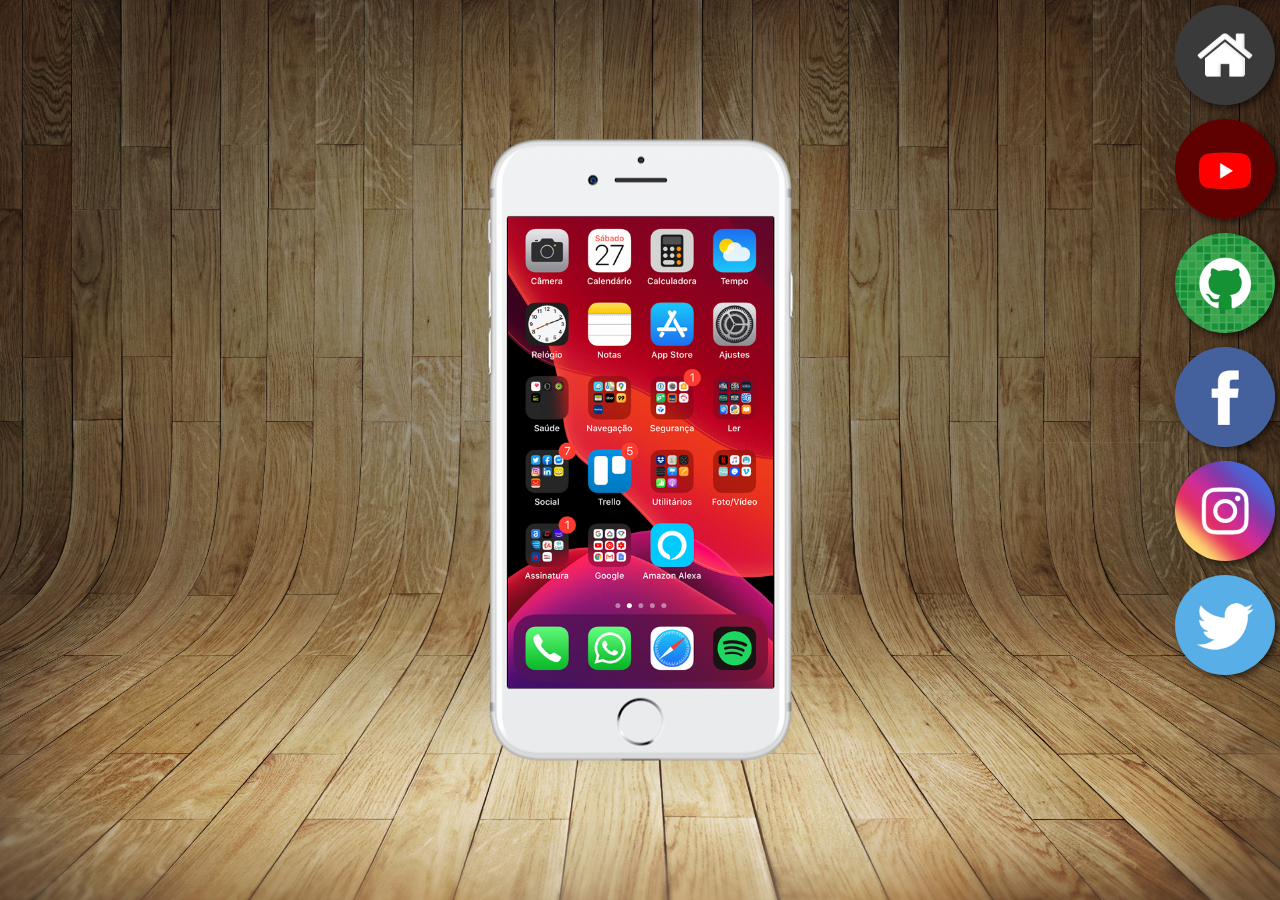
<file: index.html>
<!DOCTYPE html>
<html lang="pt-br">
<head>
    <meta charset="UTF-8">
    <meta name="viewport" content="width=device-width, initial-scale=1.0">
    <title>Projeto de rede social</title>
    <link rel="stylesheet" href="style.css">
    <link rel="shortcut icon" href="favicon.ico" type="image/x-icon">
</head>
<body>
    <main>
        <section id="celular">
            <iframe src="home.html" name="tela" id="tela" frameborder="0">
                Seu navegador não é compátivel com o iframe.
            </iframe>
        </section>

        <section id="icones">
            <a href="home.html" target="tela"> <img src="imagens/logo-home.jpg" alt="home"></a><br>
            <a href="youtube.html" target="tela"><img src="imagens/logo-youtube.jpg" alt="logo do youtube"></a><br>
            <a href="github.html" target="tela"><img src="imagens/logo-github.jpg" alt="logo do github"></a><br>
            <a href="facebook.html" target="tela"><img src="imagens/logo-facebook.jpg" alt="logo do facebook"></a><br>
            <a href="instagram.html" target="tela"><img src="imagens/logo-instagram.jpg" alt="logo do instagram"></a><br>
            <a href="twitter.html" target="tela"><img src="imagens/logo-twitter.jpg" alt="logo do twitter"></a>
        </section>
    </main>
</body>
</html>
</file>
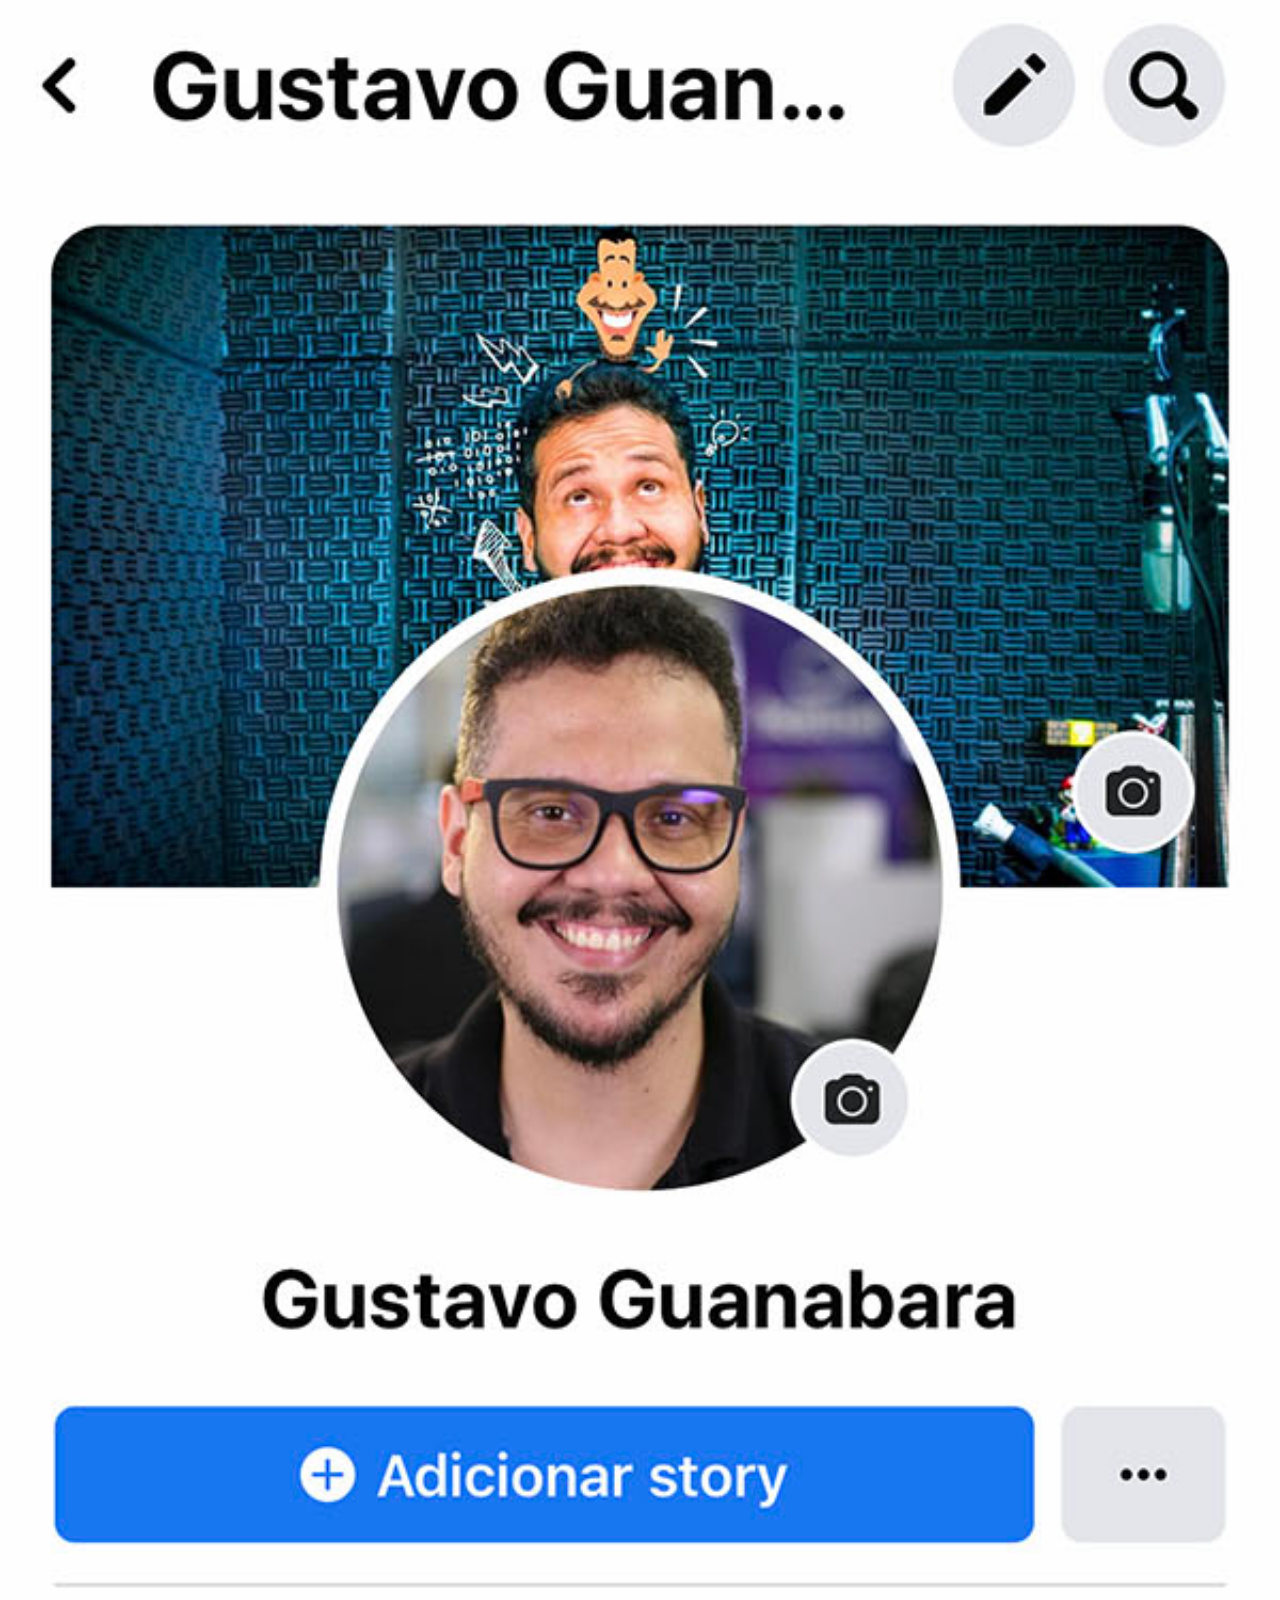
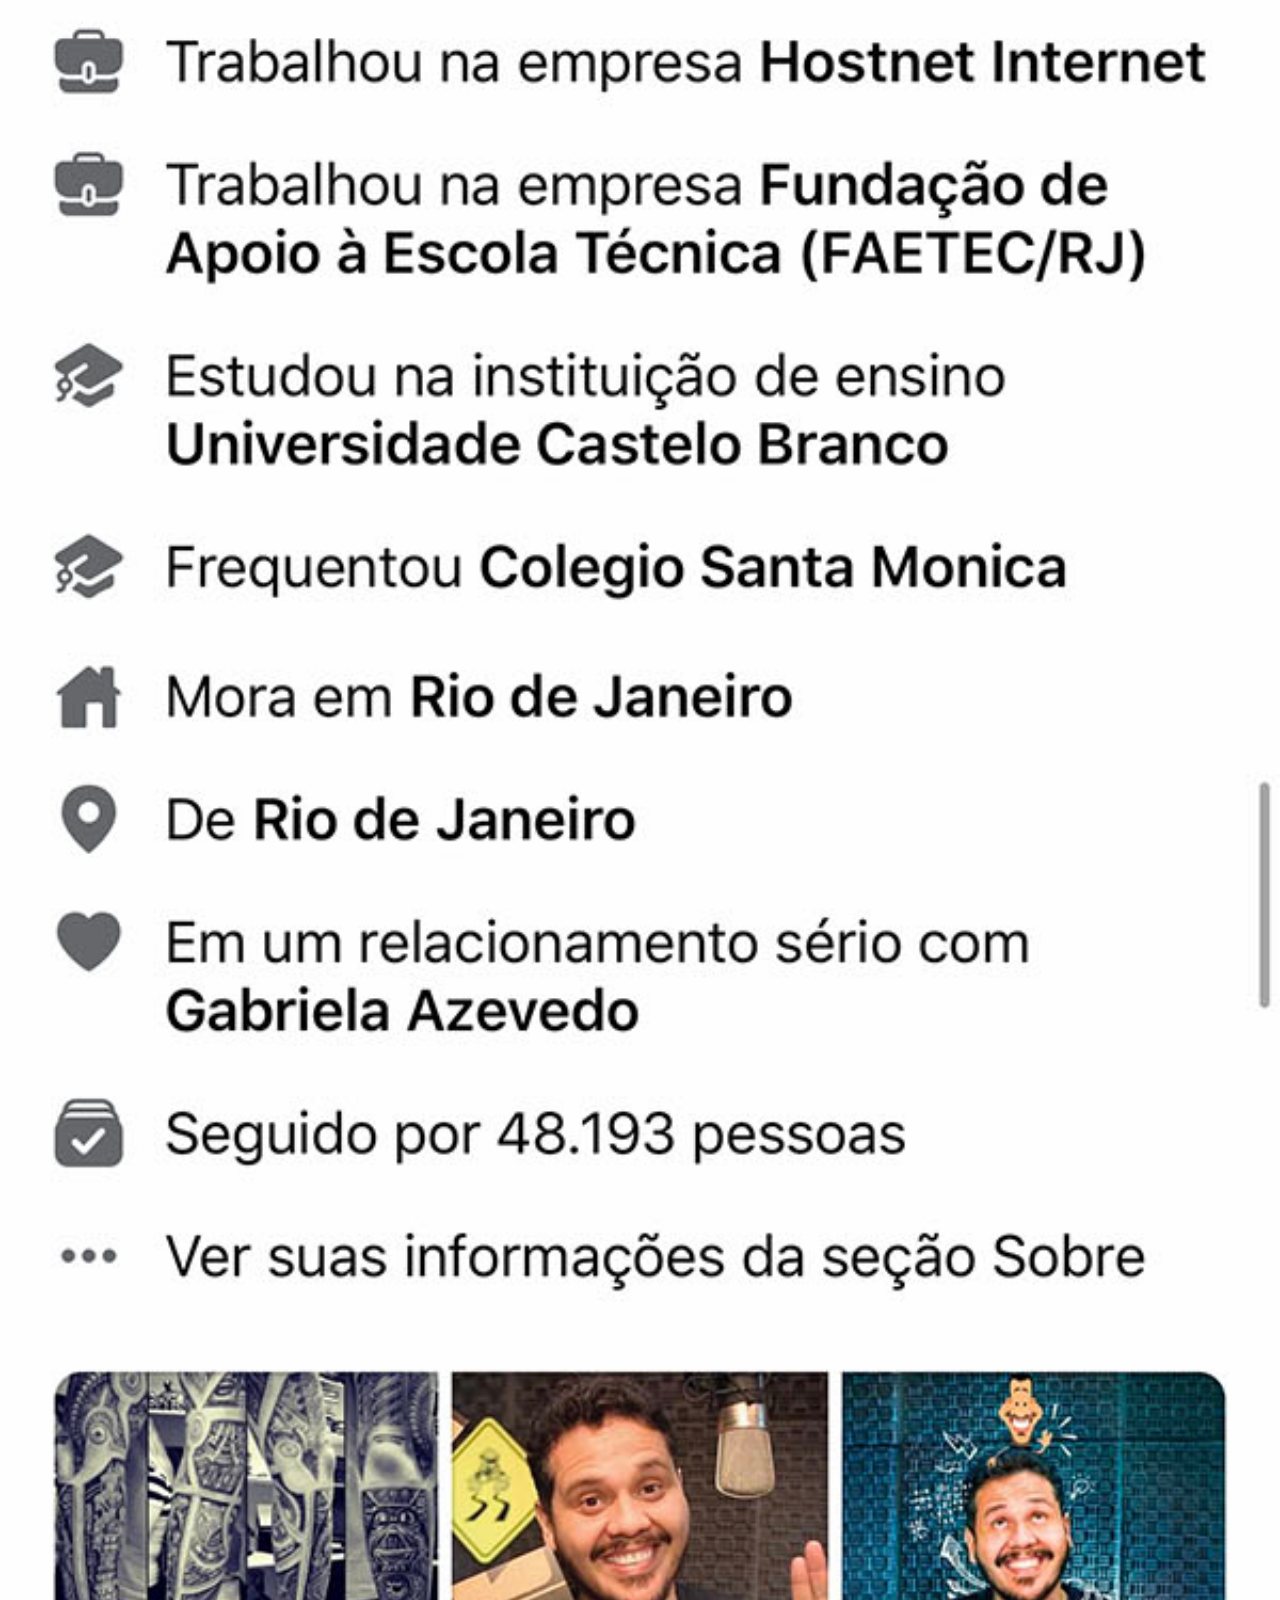
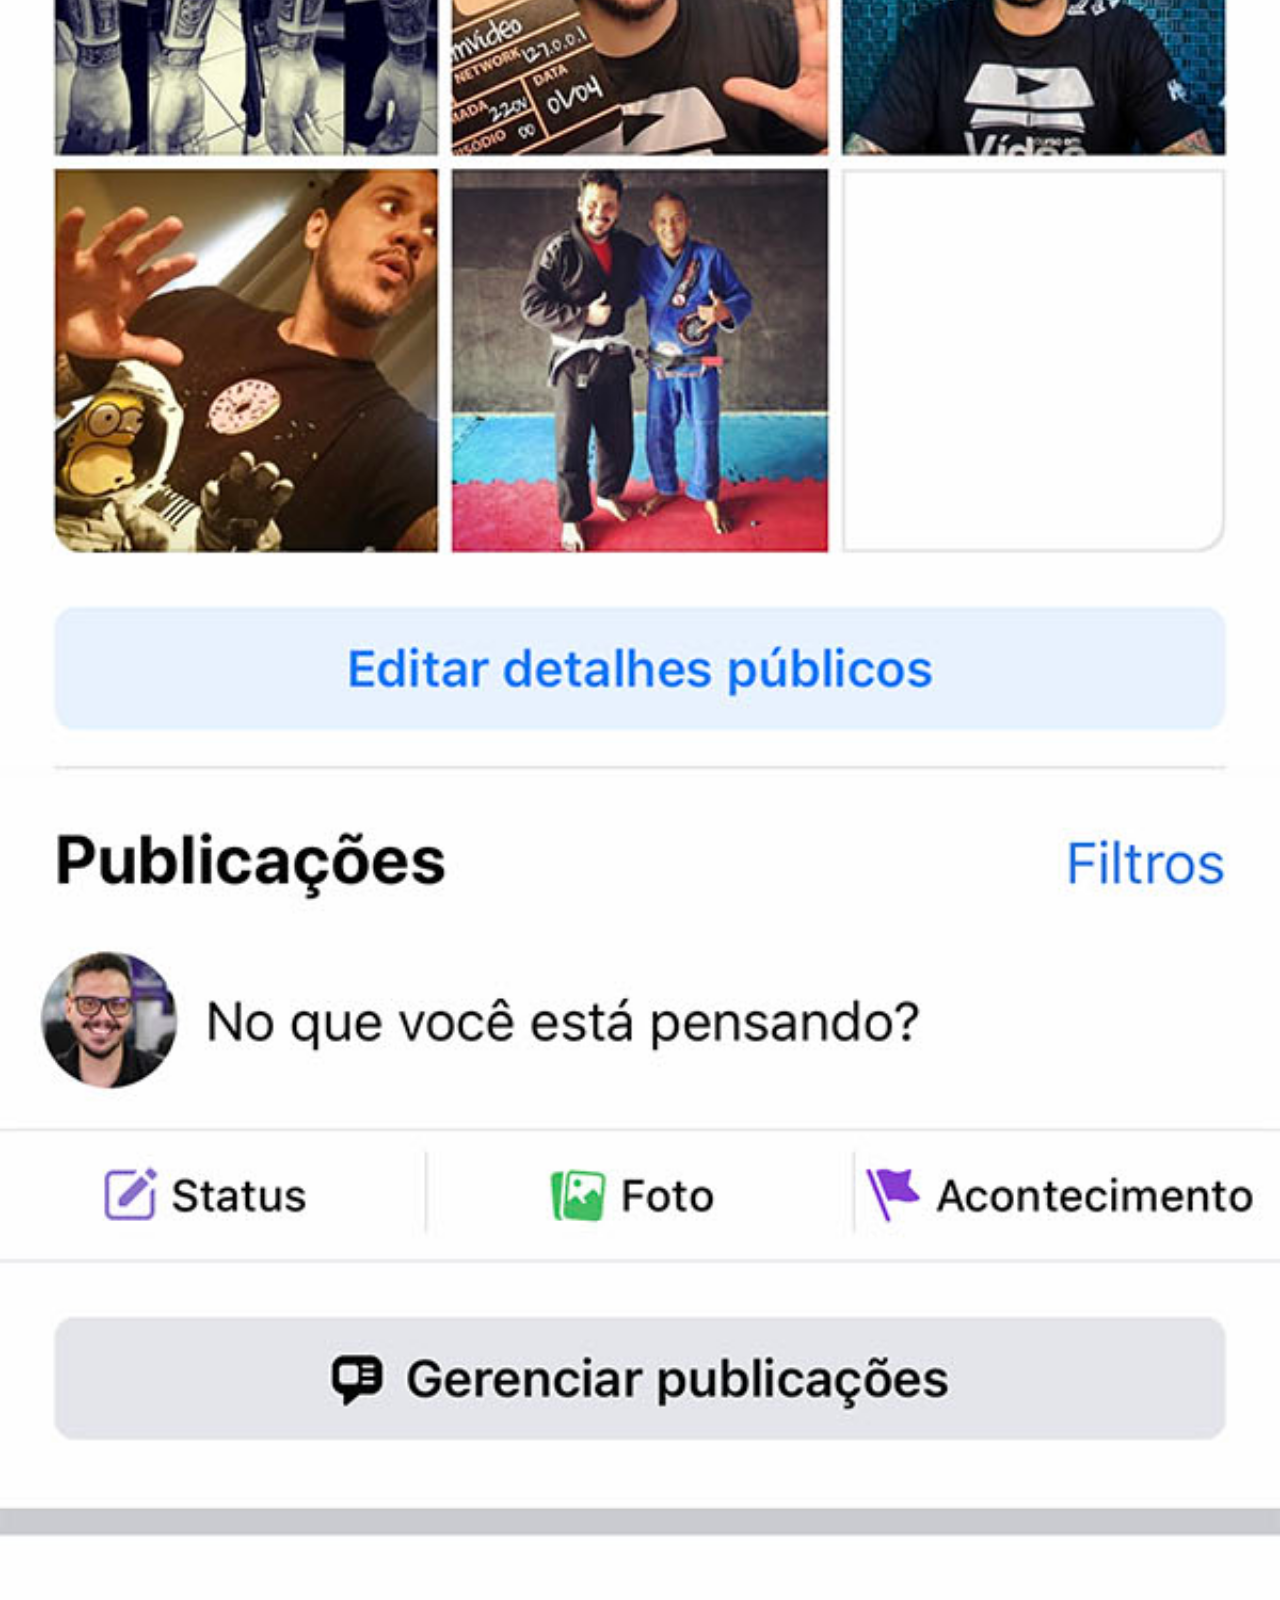
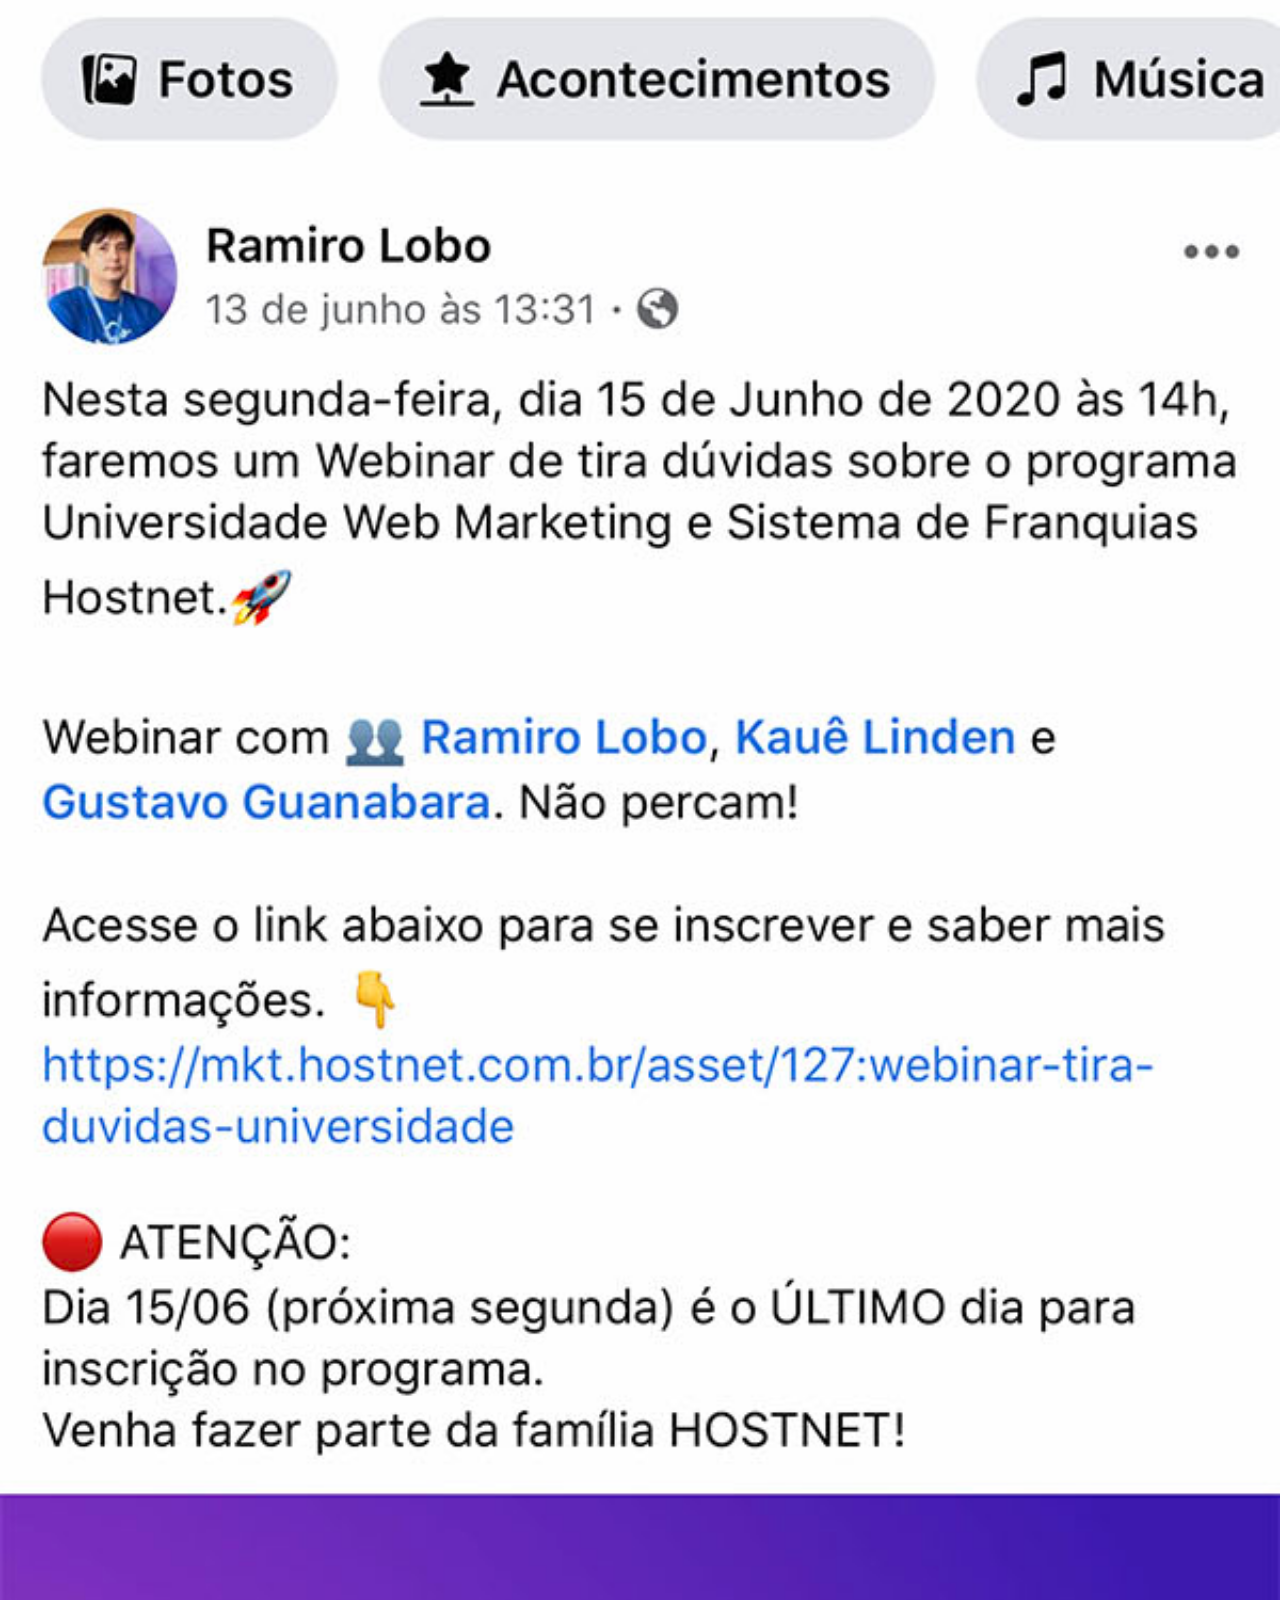
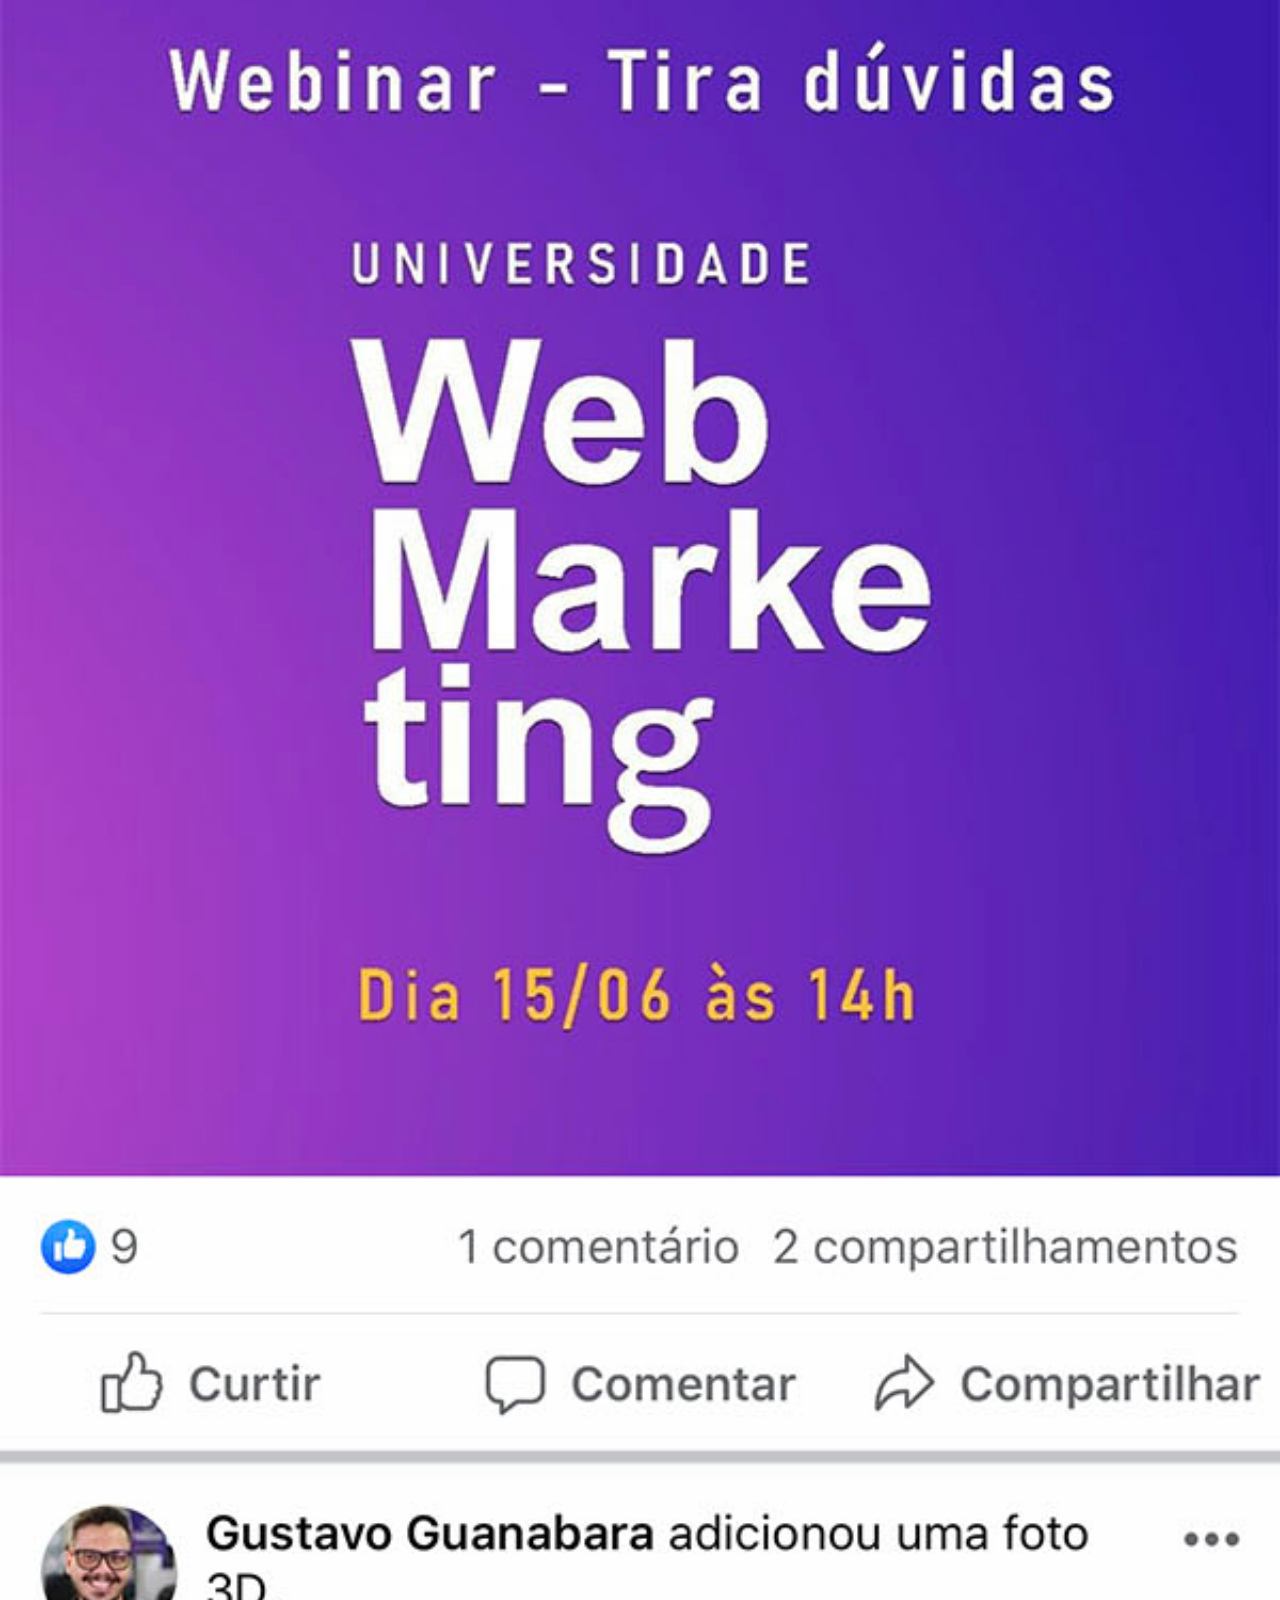
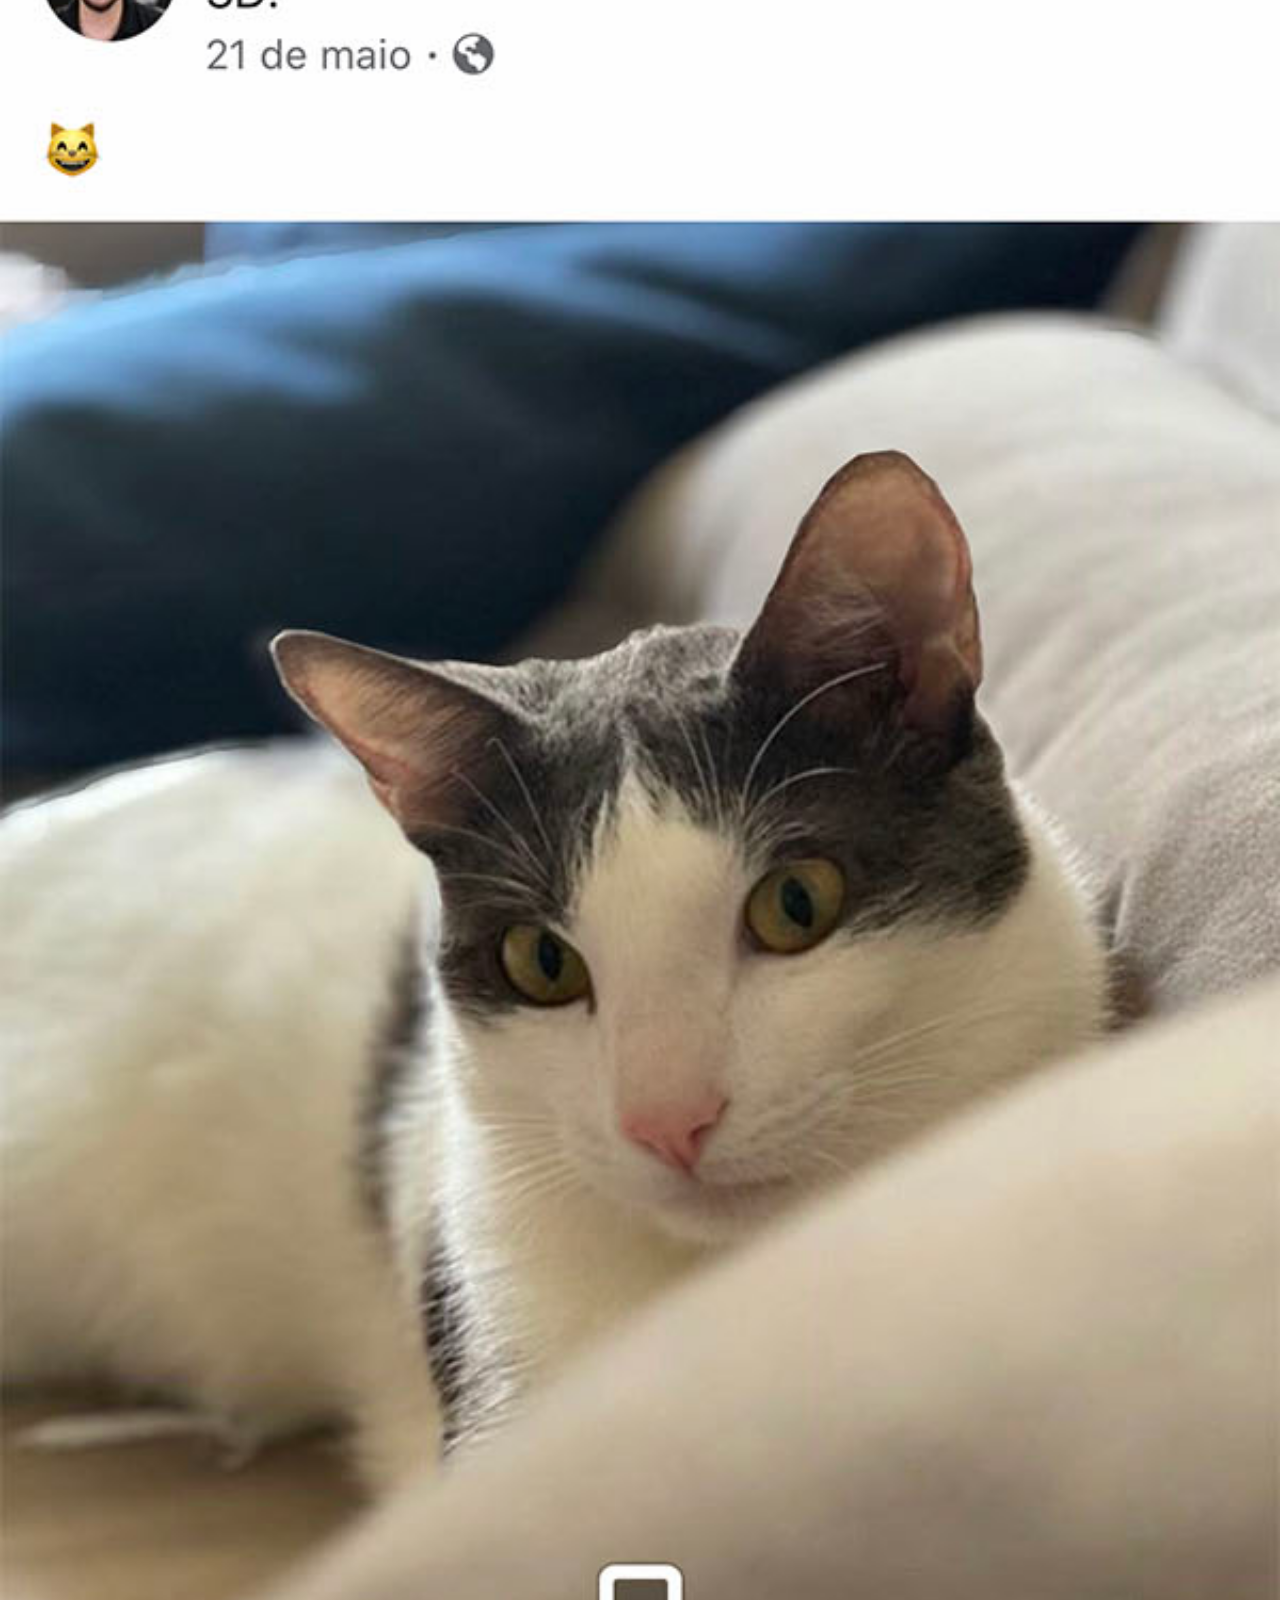
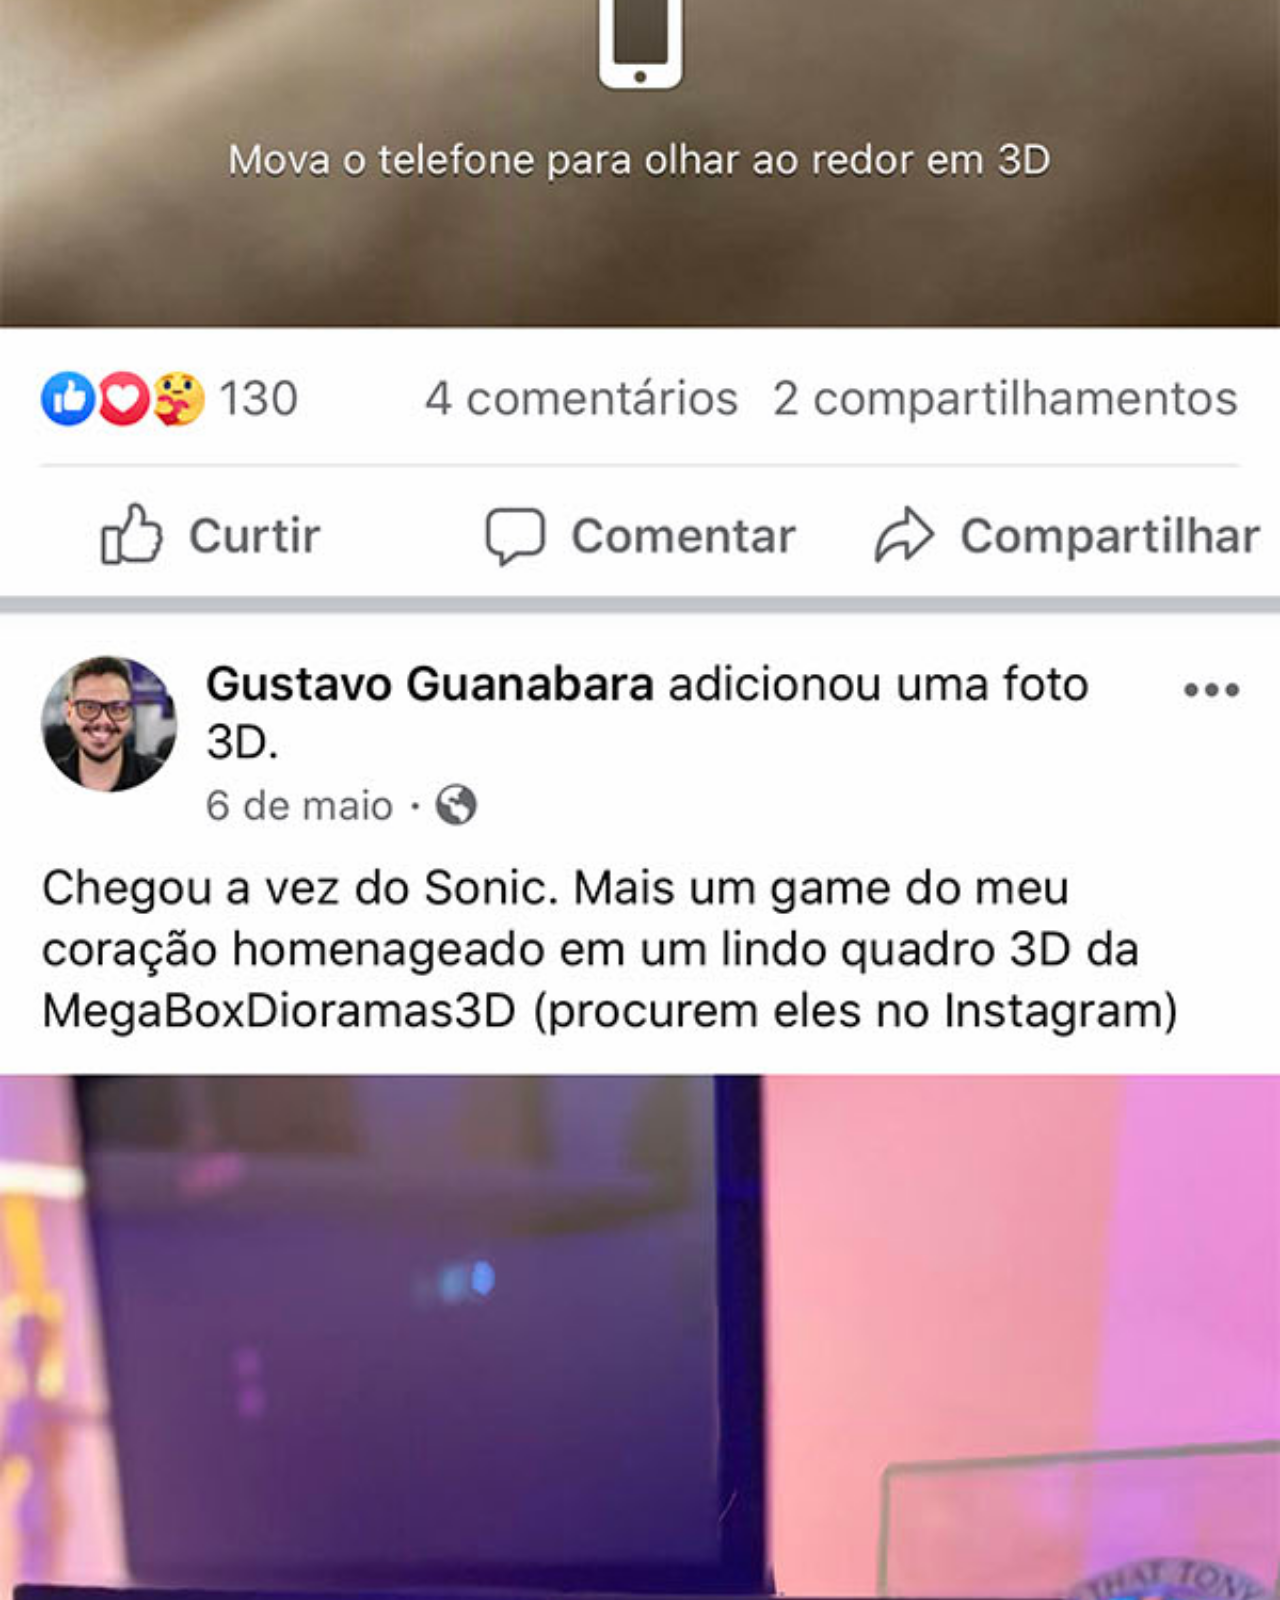
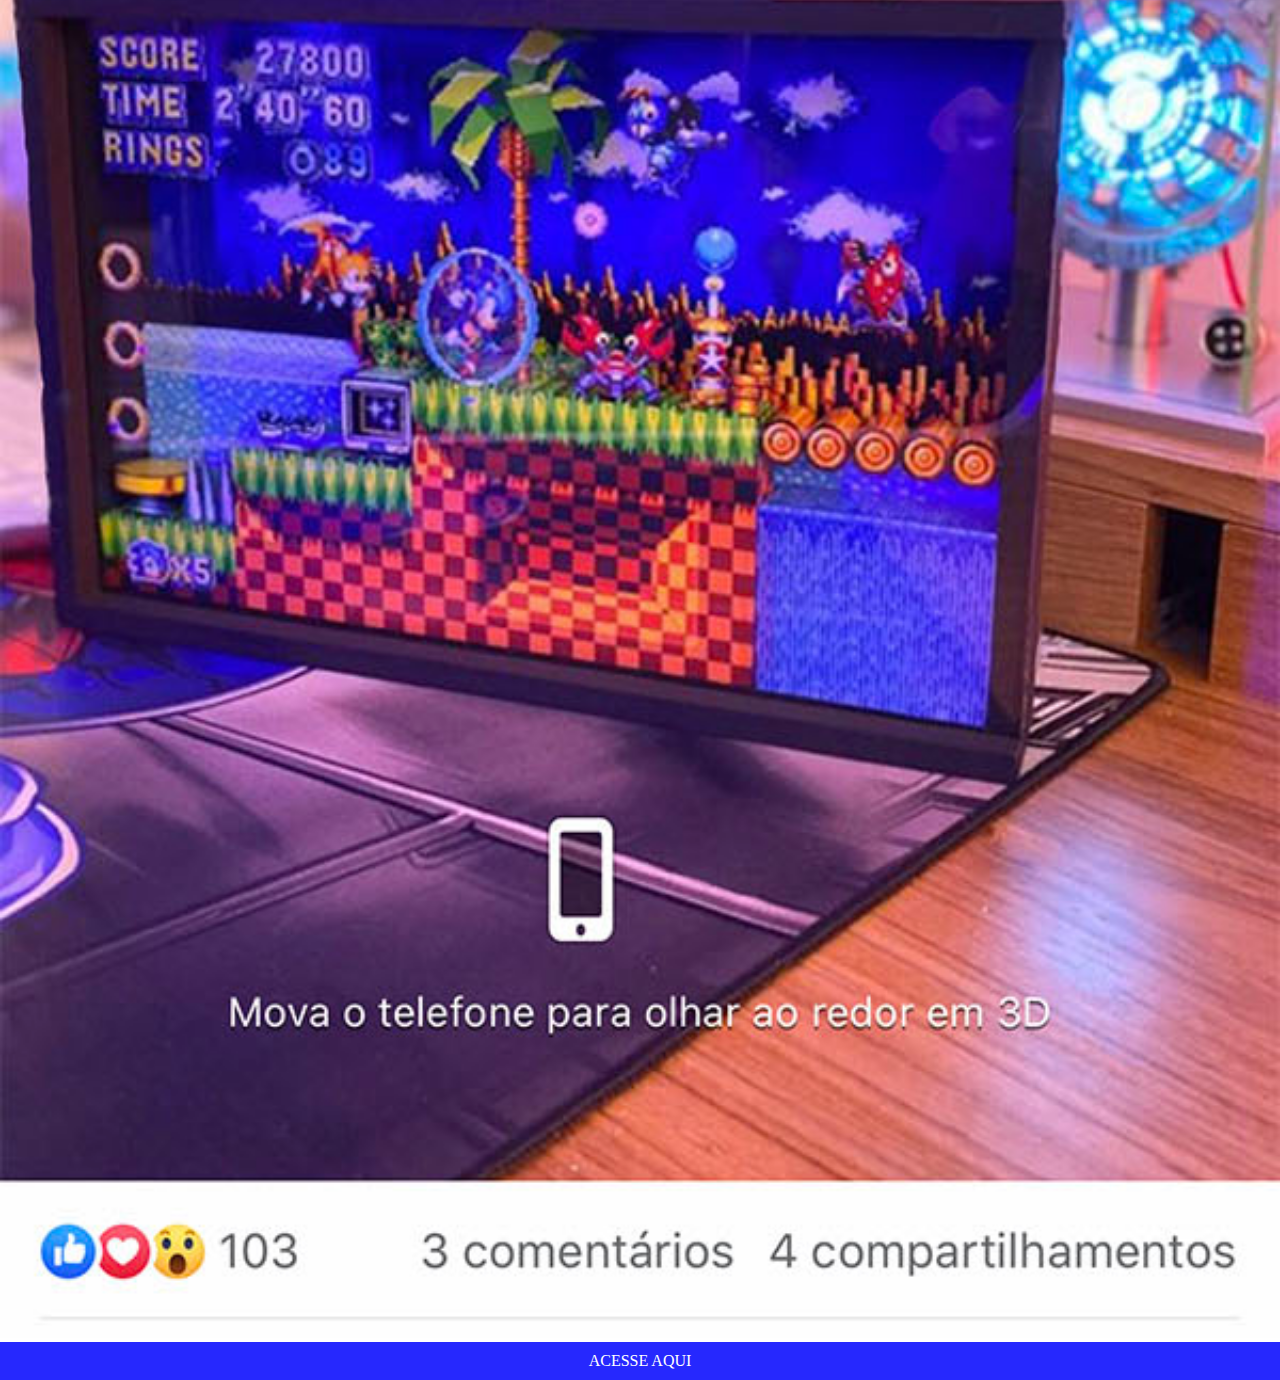
<file: facebook.html>
<!DOCTYPE html>
<html lang="pt-br">
<head>
    <meta charset="UTF-8">
    <meta name="viewport" content="width=device-width, initial-scale=1.0">
    <title>Facebook</title>
    <link rel="stylesheet" href="redesocial.css">
</head>
<body>
    <img src="imagens/tela-facebook.jpg" alt="Facebook">
    <a href="https://www.facebook.com/gustavoguanabara/?locale=pt_BR" target="_blank">ACESSE AQUI</a>
</body>
</html>
</file>
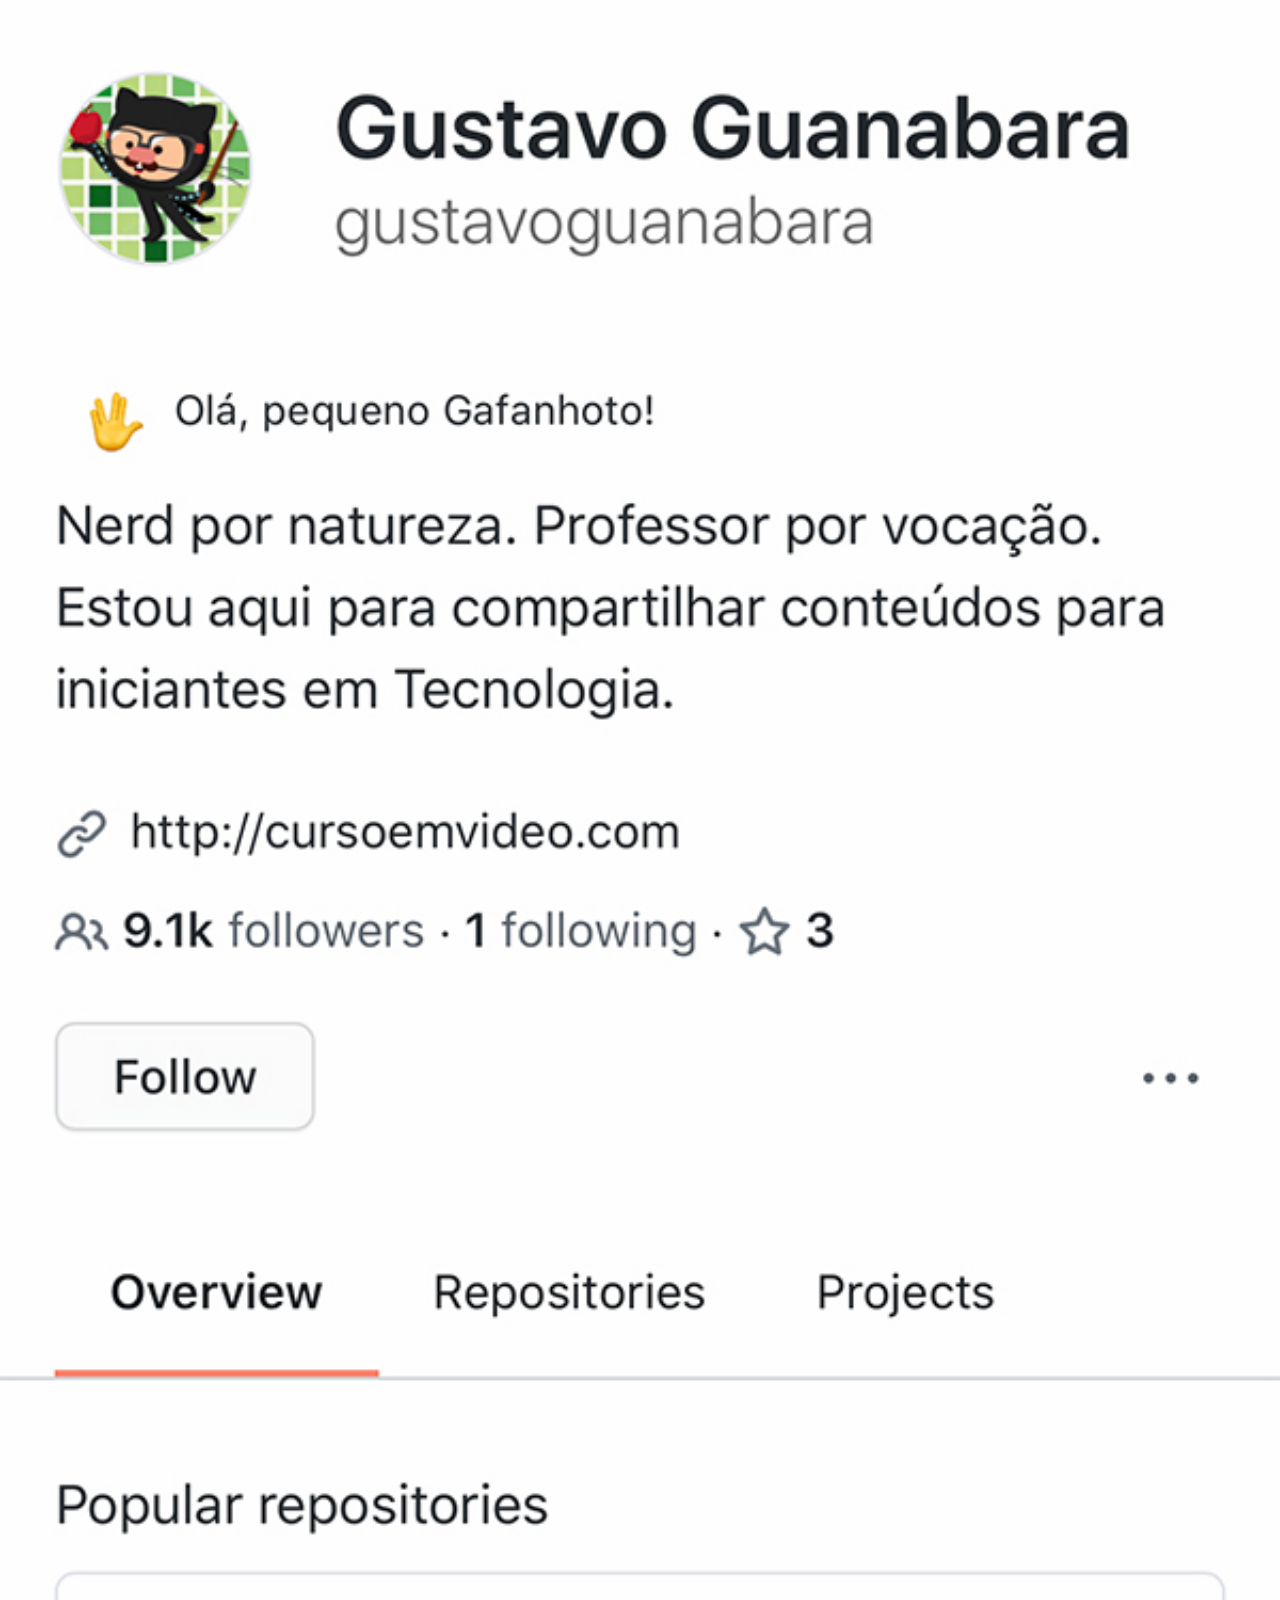
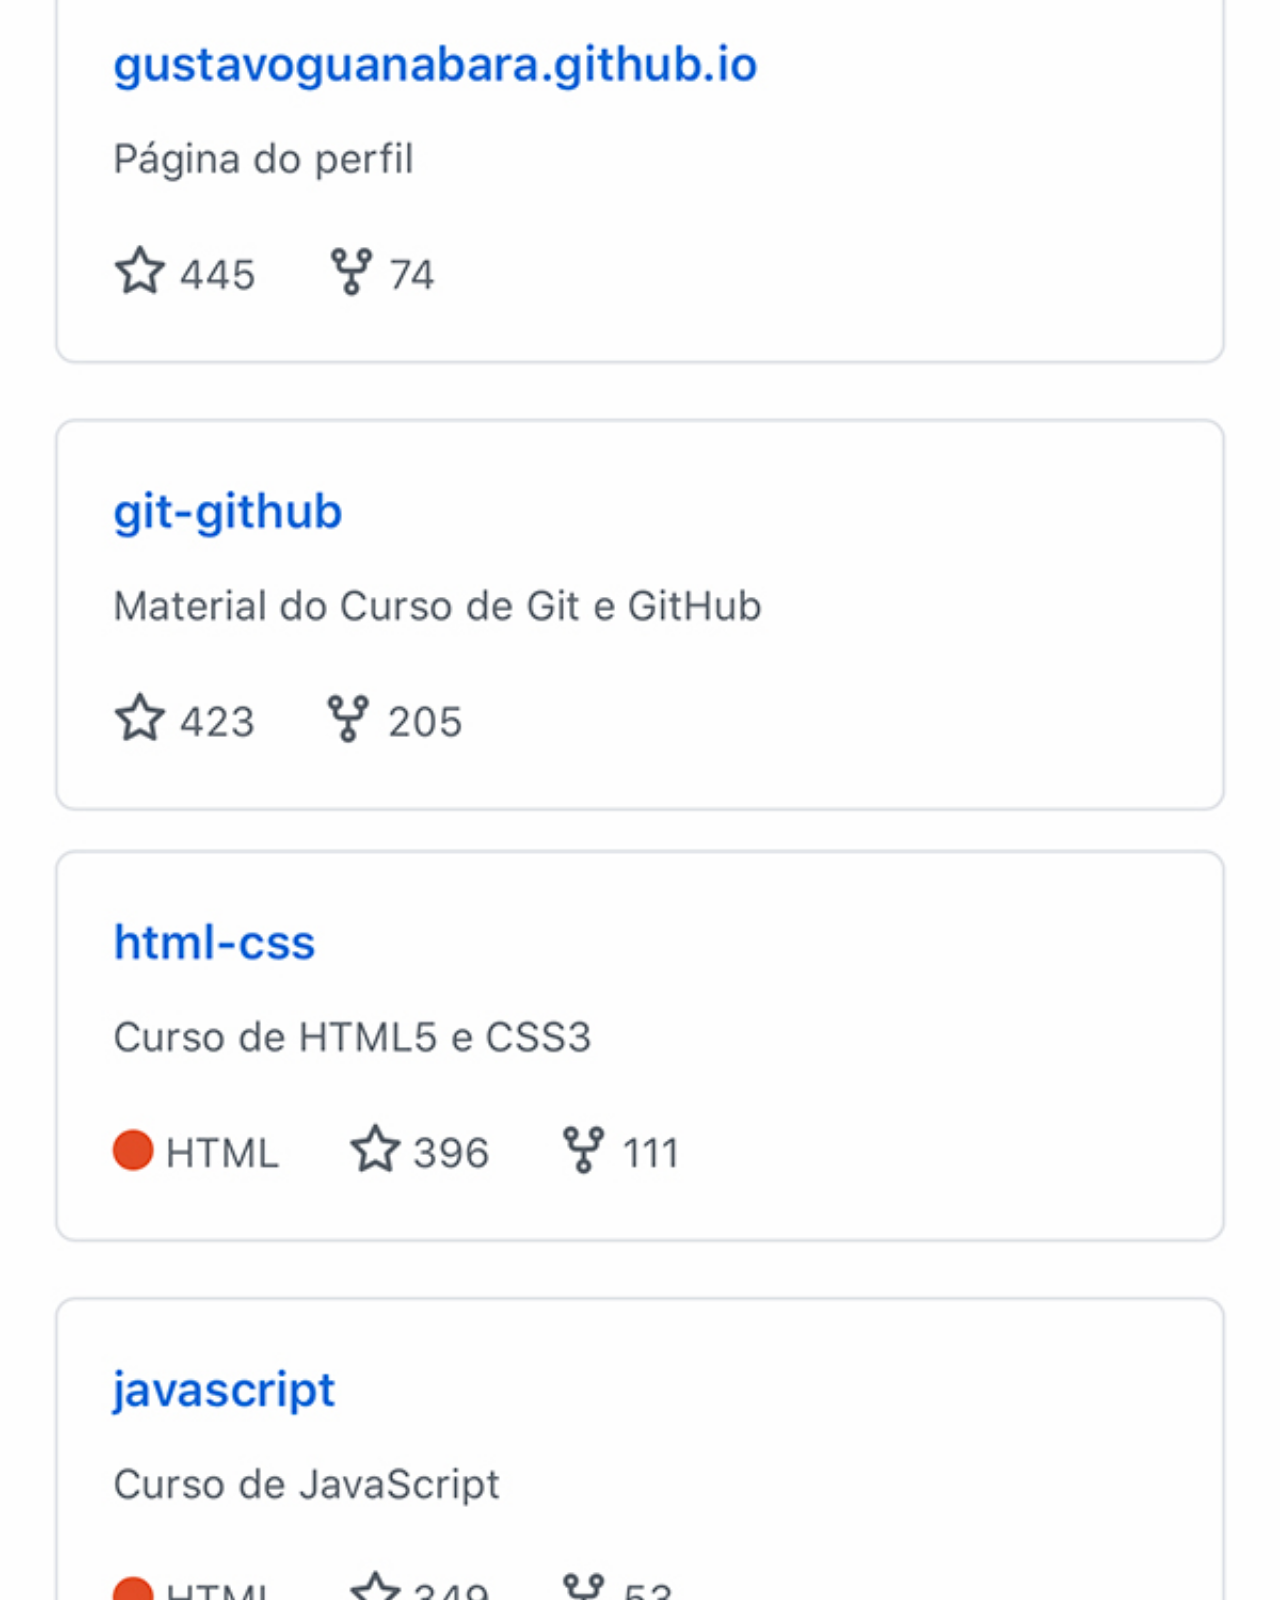
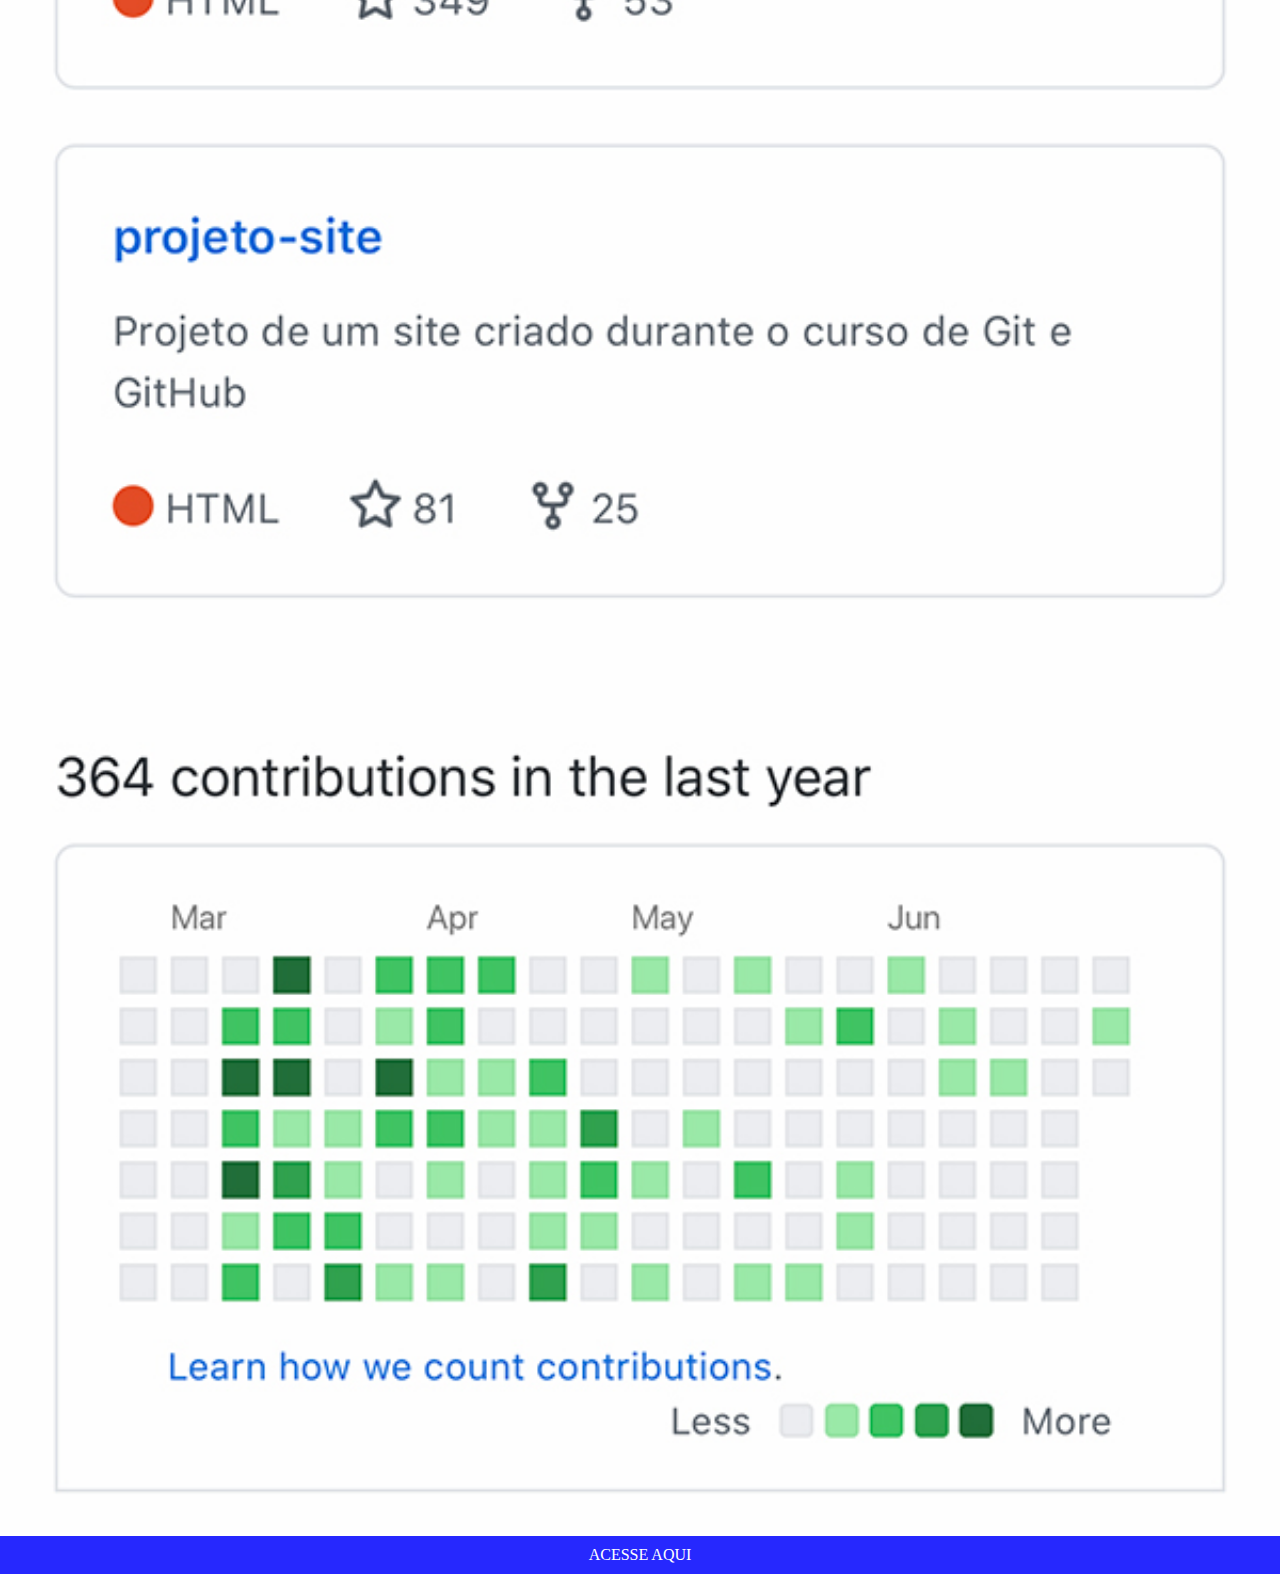
<file: github.html>
<!DOCTYPE html>
<html lang="pt-br">
<head>
    <meta charset="UTF-8">
    <meta name="viewport" content="width=device-width, initial-scale=1.0">
    <title>GitHub</title>
    <link rel="stylesheet" href="redesocial.css">
</head>
<body>
    <img src="imagens/tela-github.jpg" alt="GitHub">
    <a href="https://github.com/gustavoguanabara" target="_blank">ACESSE AQUI</a>
</body>
</html>
</file>
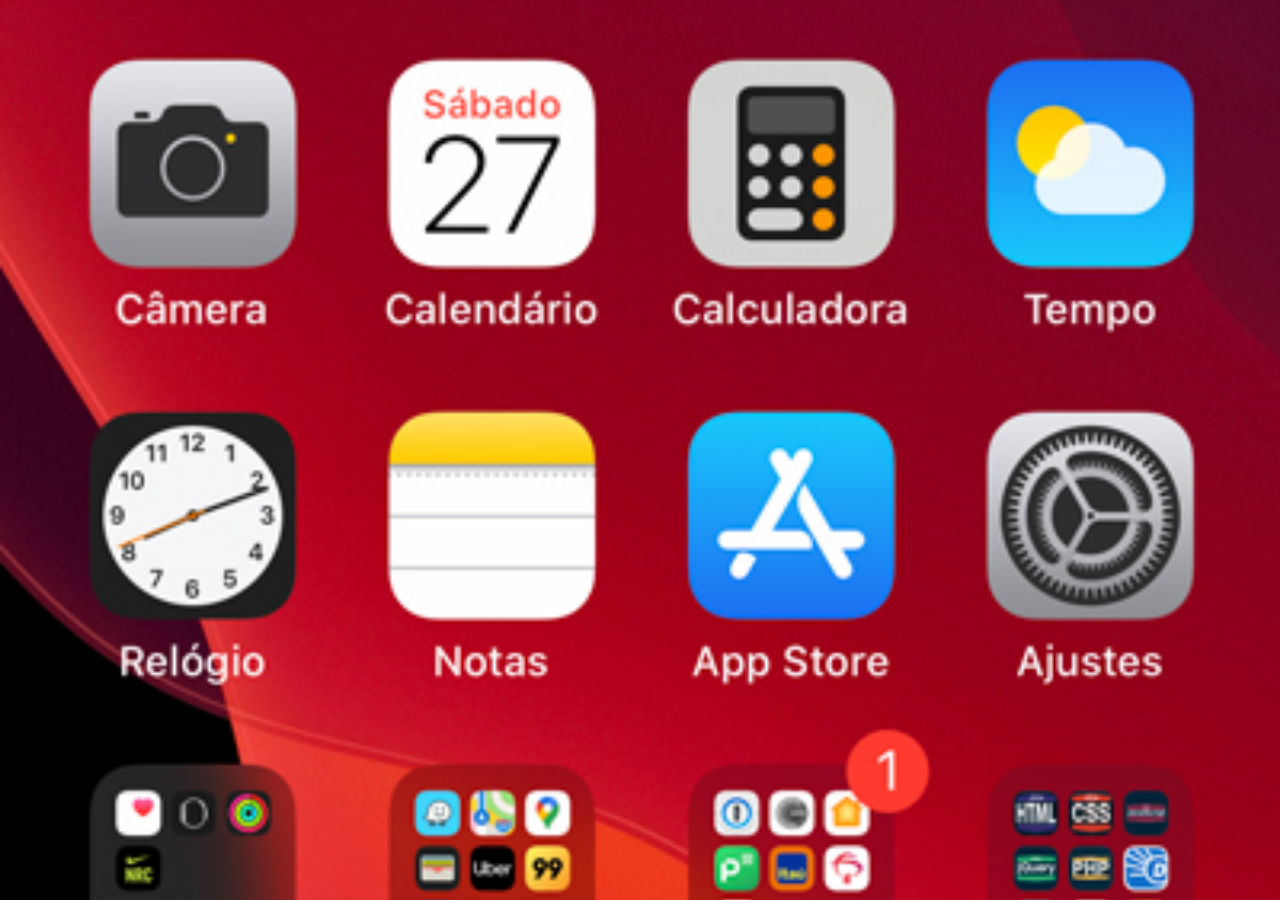
<file: home.html>
<!DOCTYPE html>
<html lang="pt-br">
<head>
    <meta charset="UTF-8">
    <meta name="viewport" content="width=device-width, initial-scale=1.0">
    <title>Principal</title>
    <style>
        * {
            margin: 0px;
            padding: 0px;
        }

        body {
            height: 100vh;
            width: 100vw;
            background-color: black;
            background-image: url('imagens/tela-home.jpg');
            background-repeat: no-repeat;
            background-position: top, center;
            background-size: cover;
        }
    </style>
</head>
<body>
    
</body>
</html>
</file>
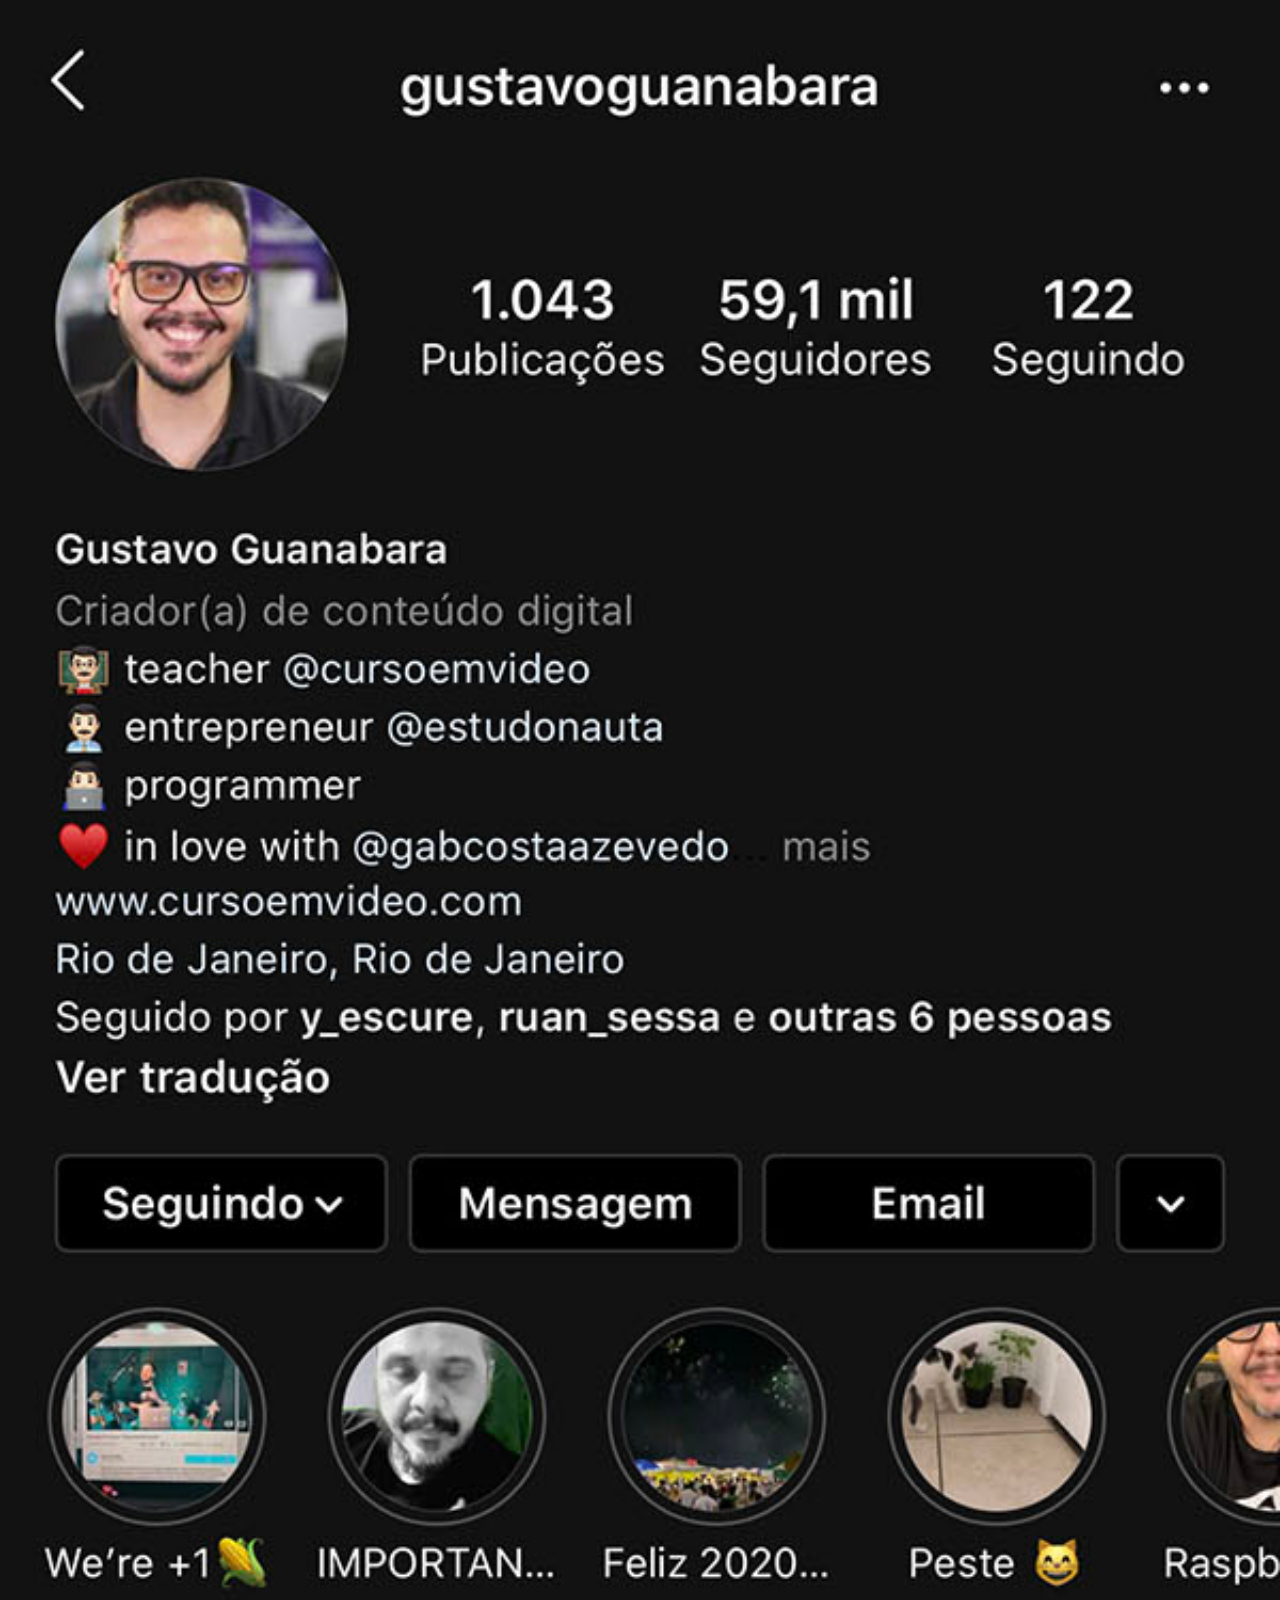
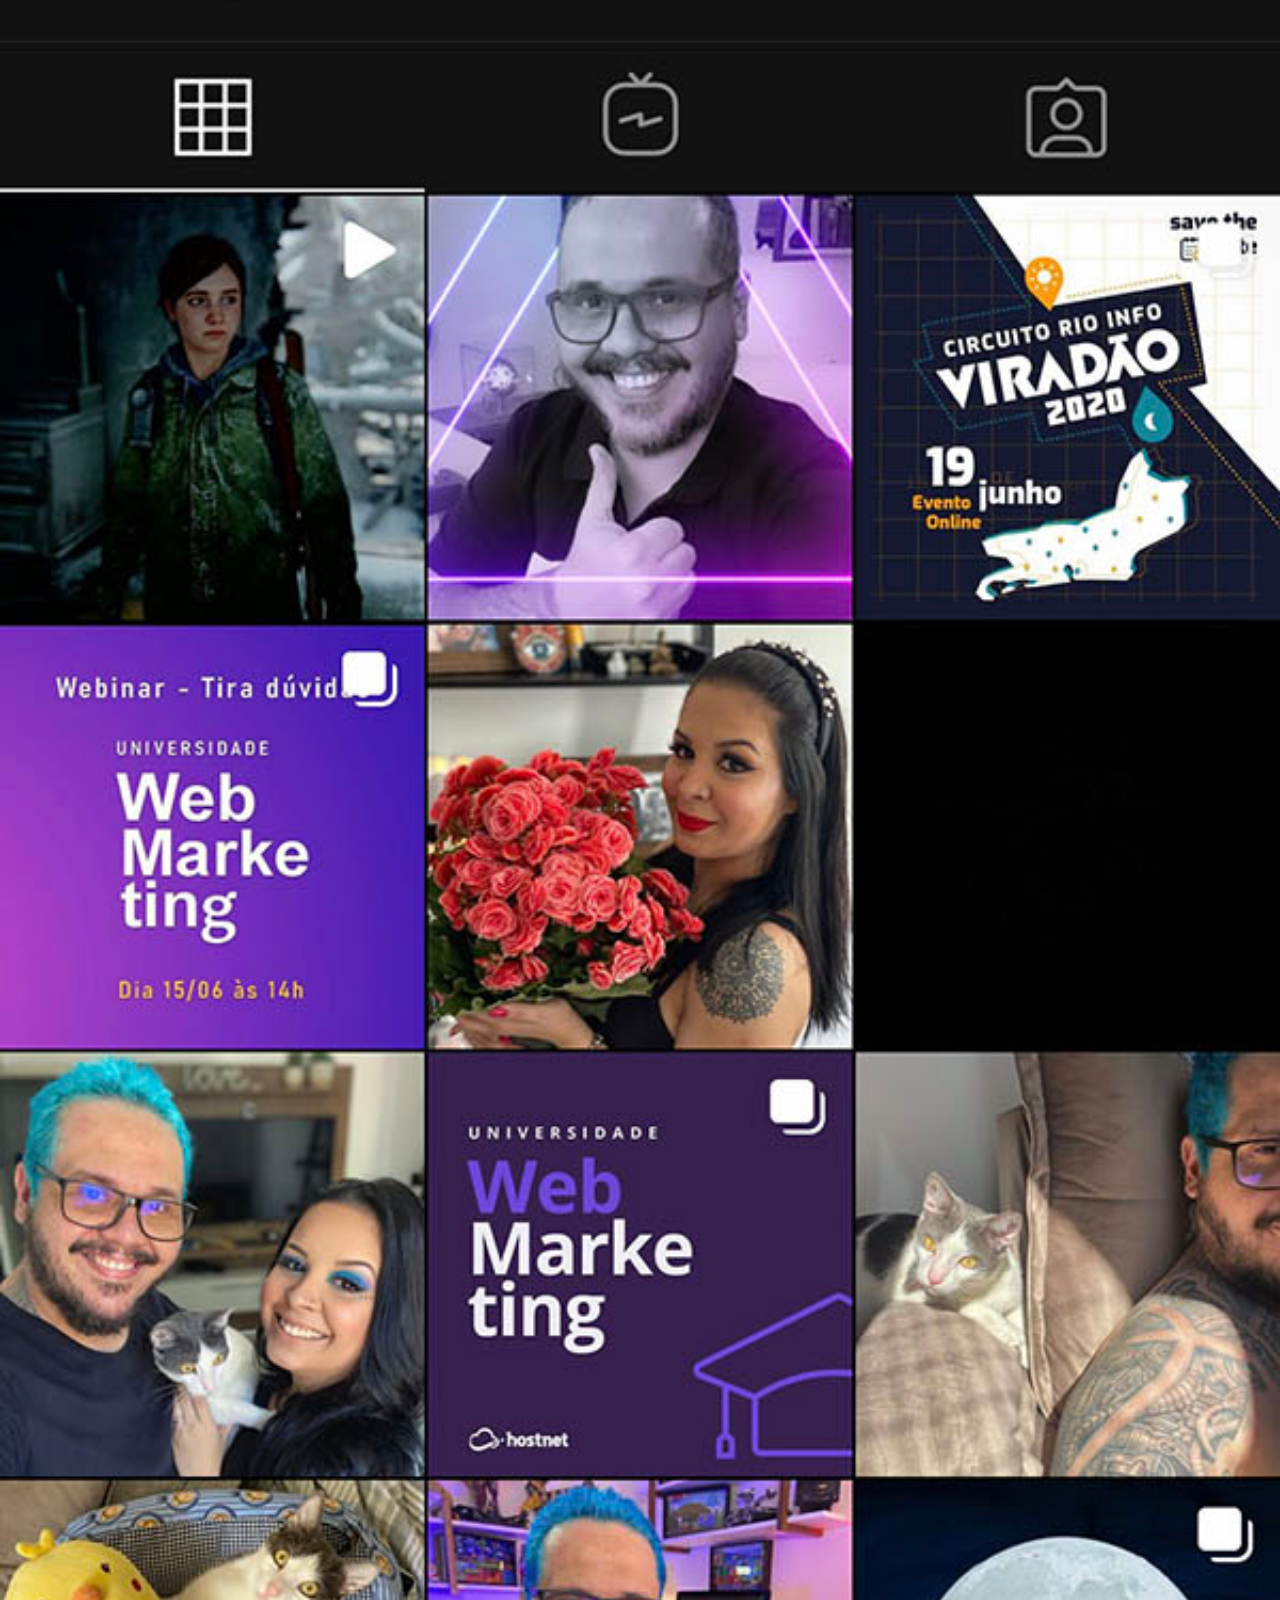
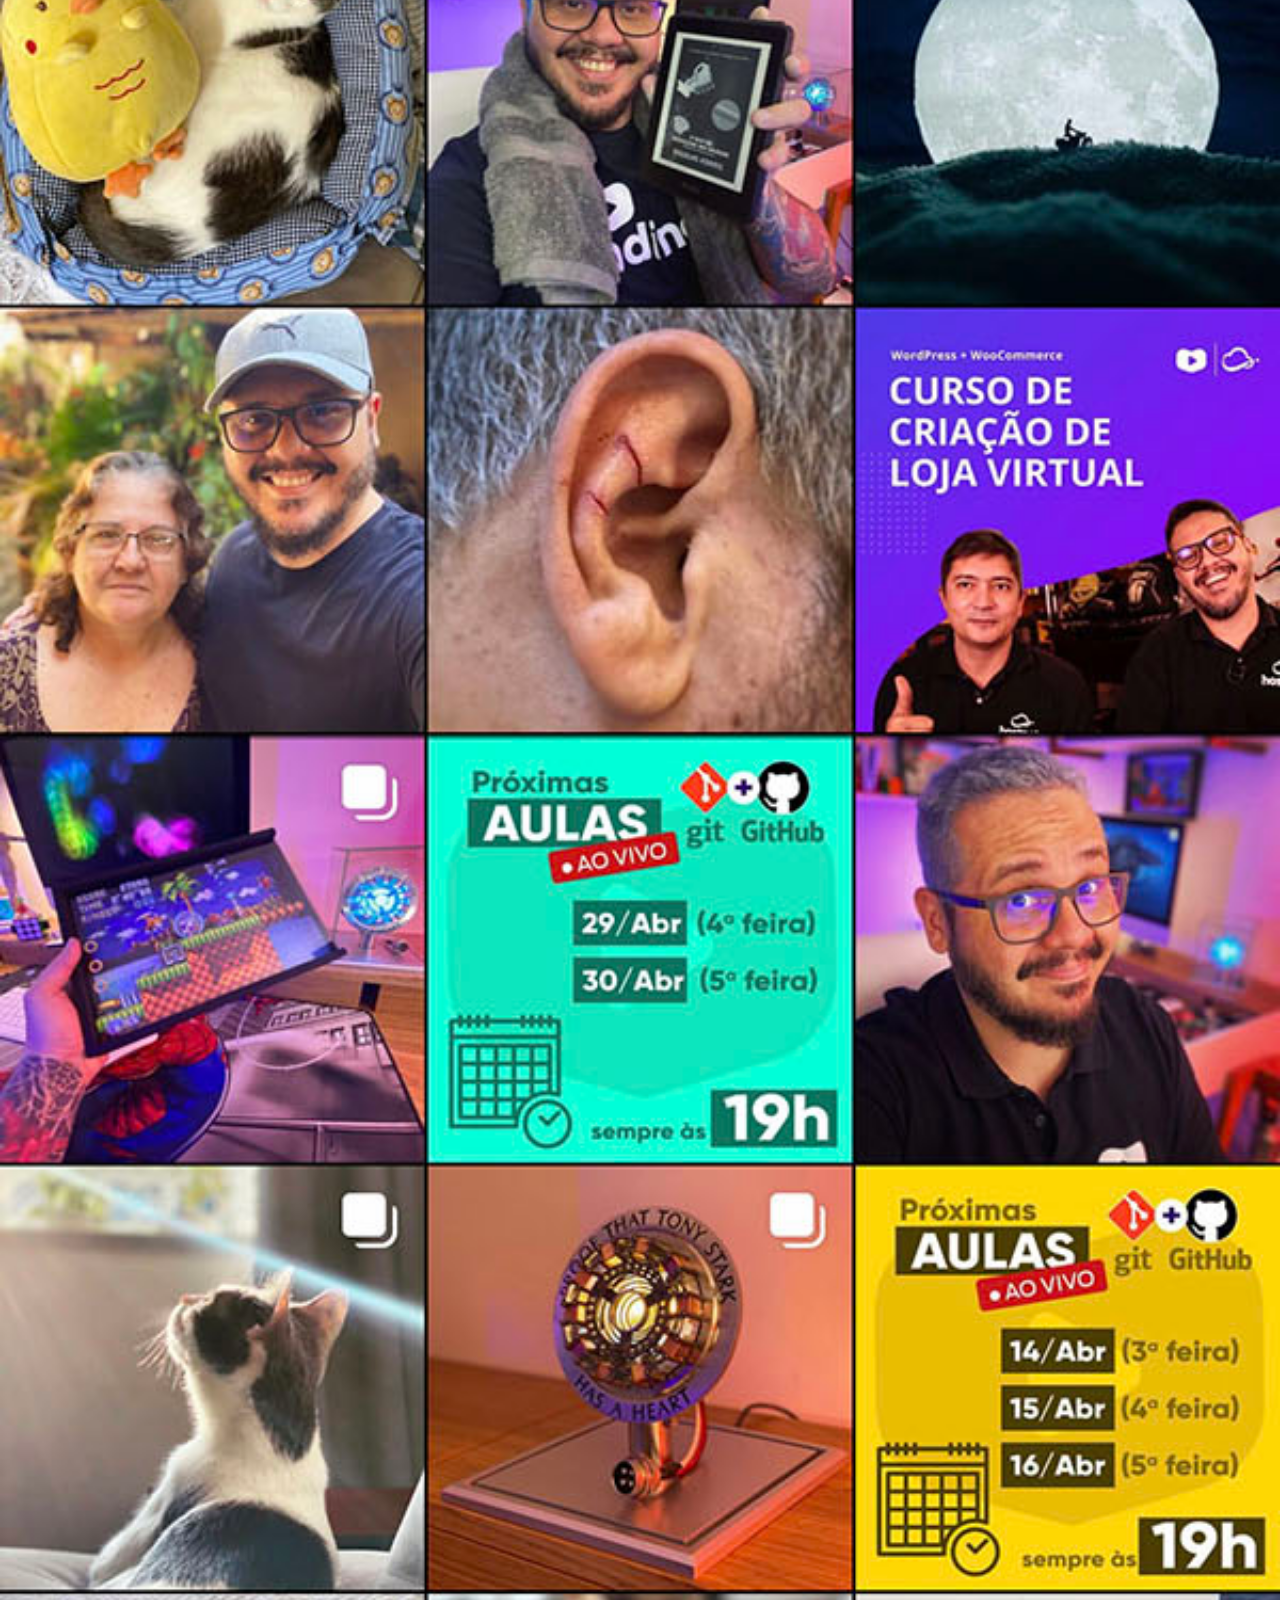
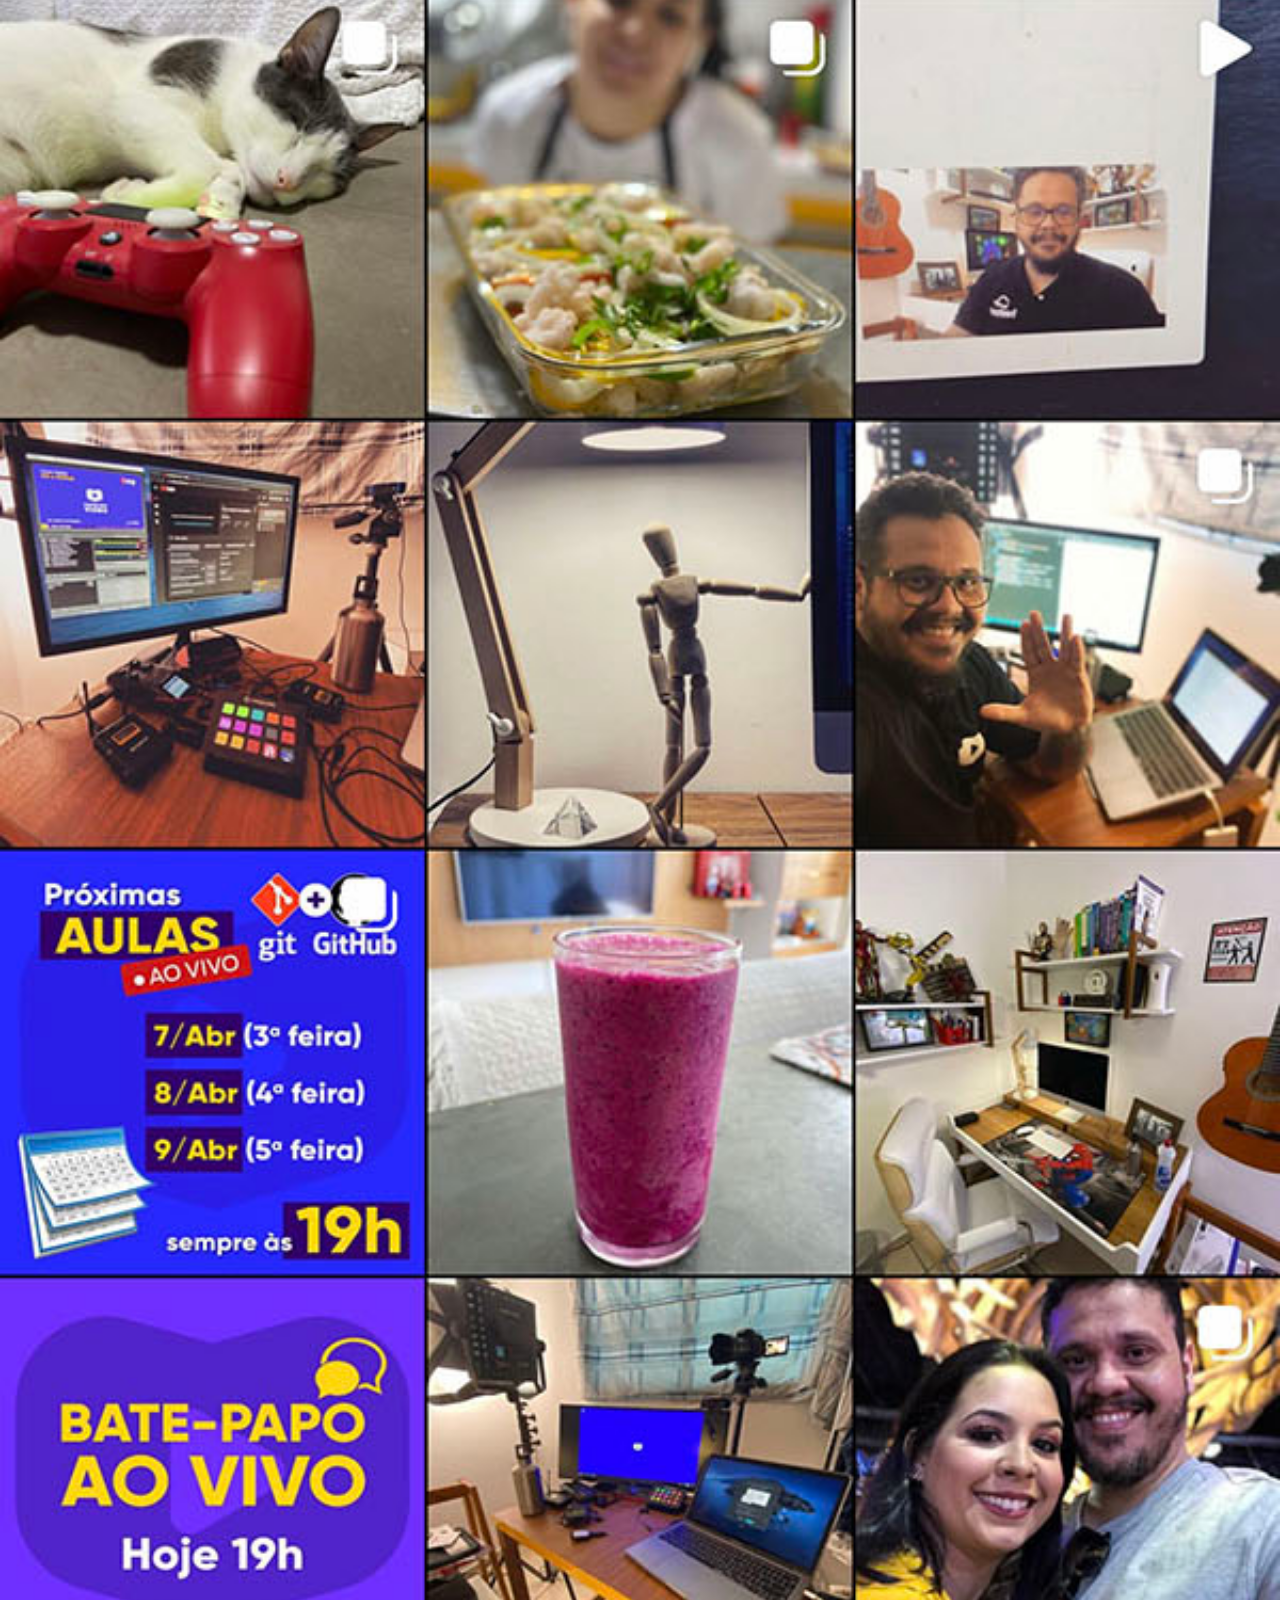
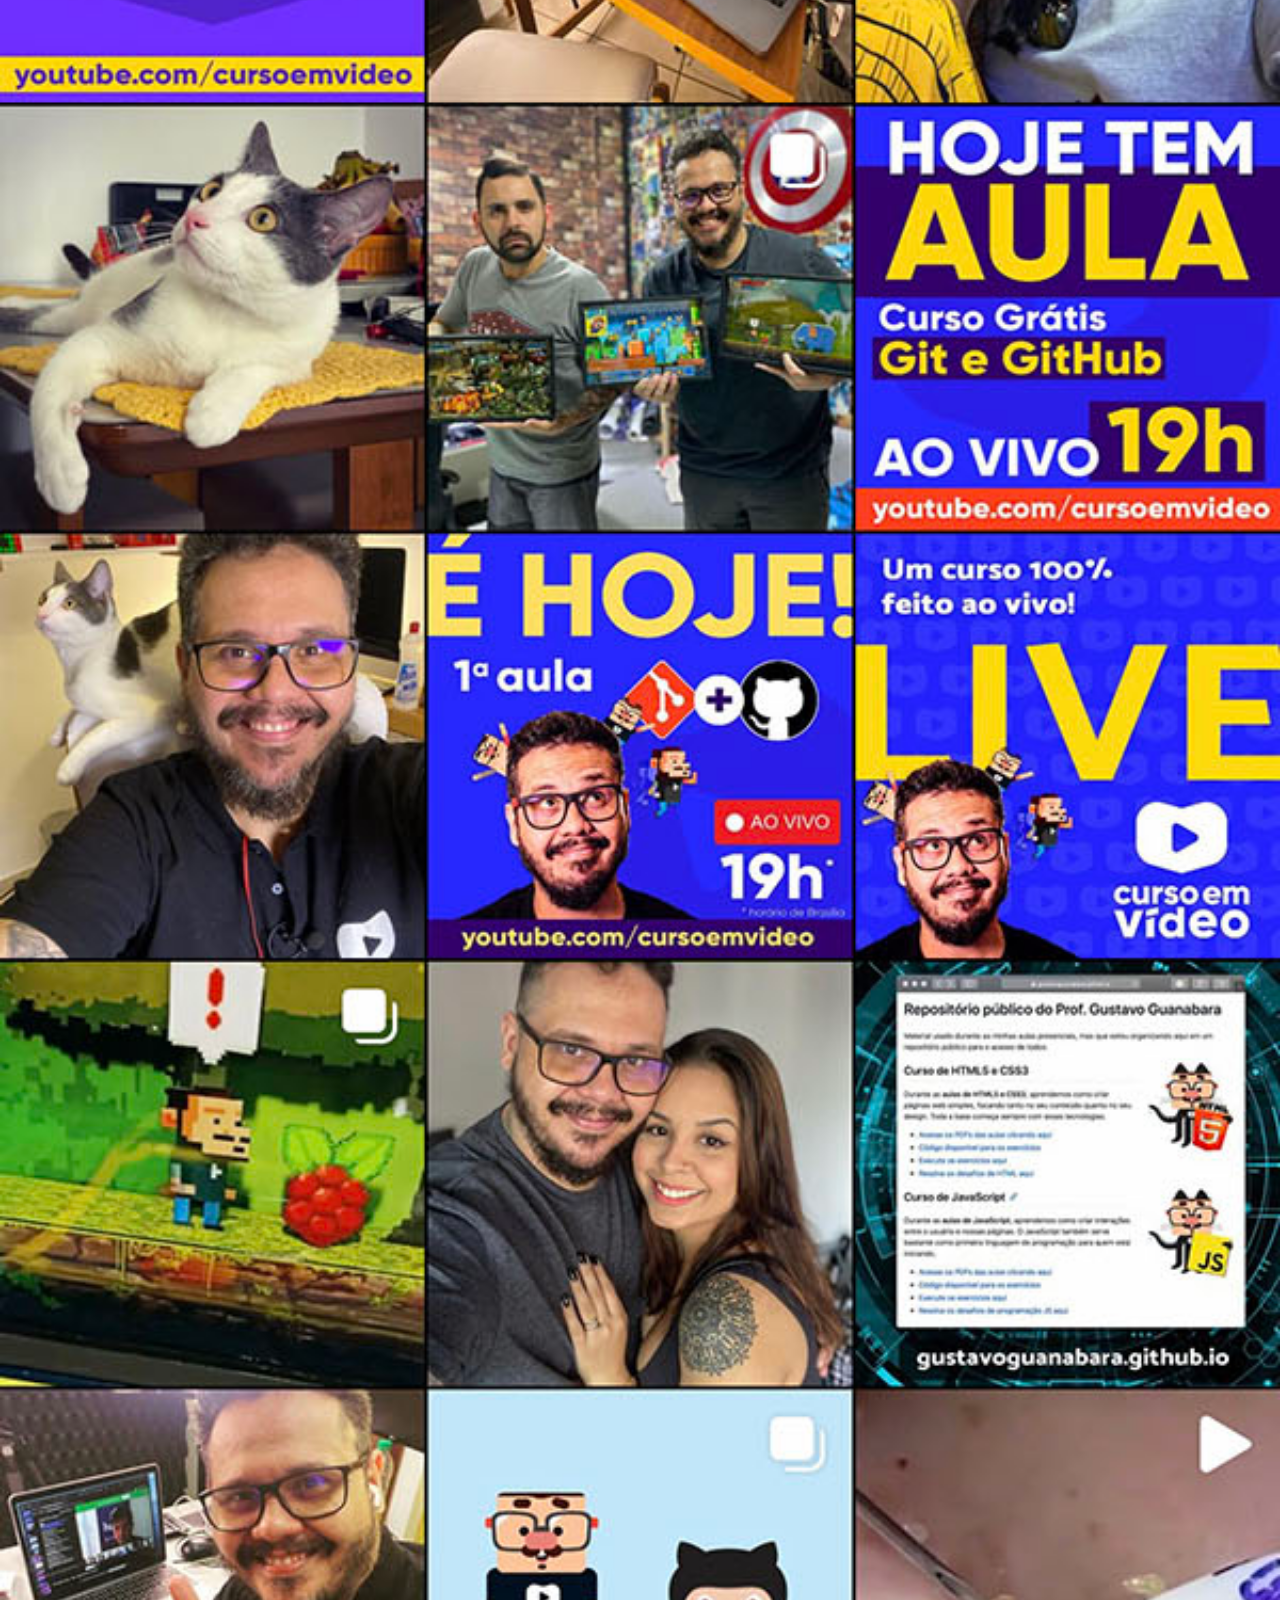
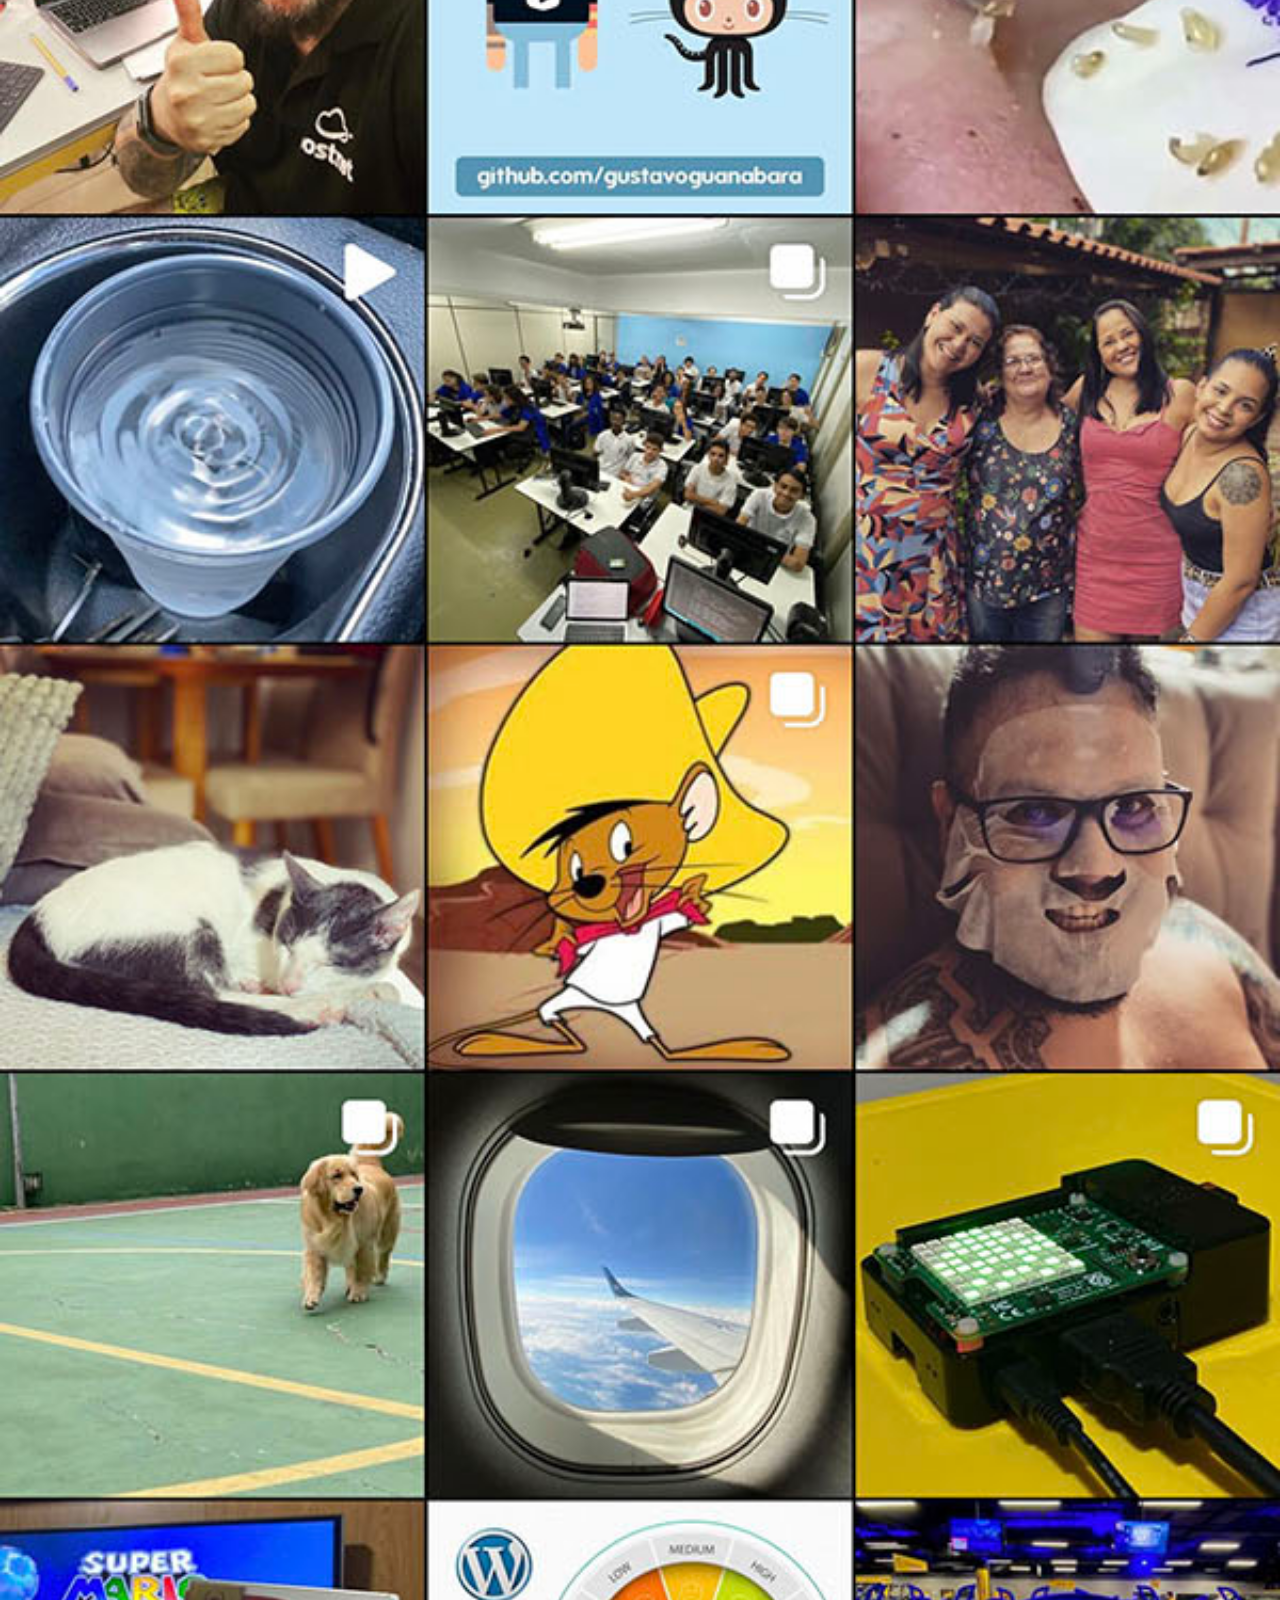
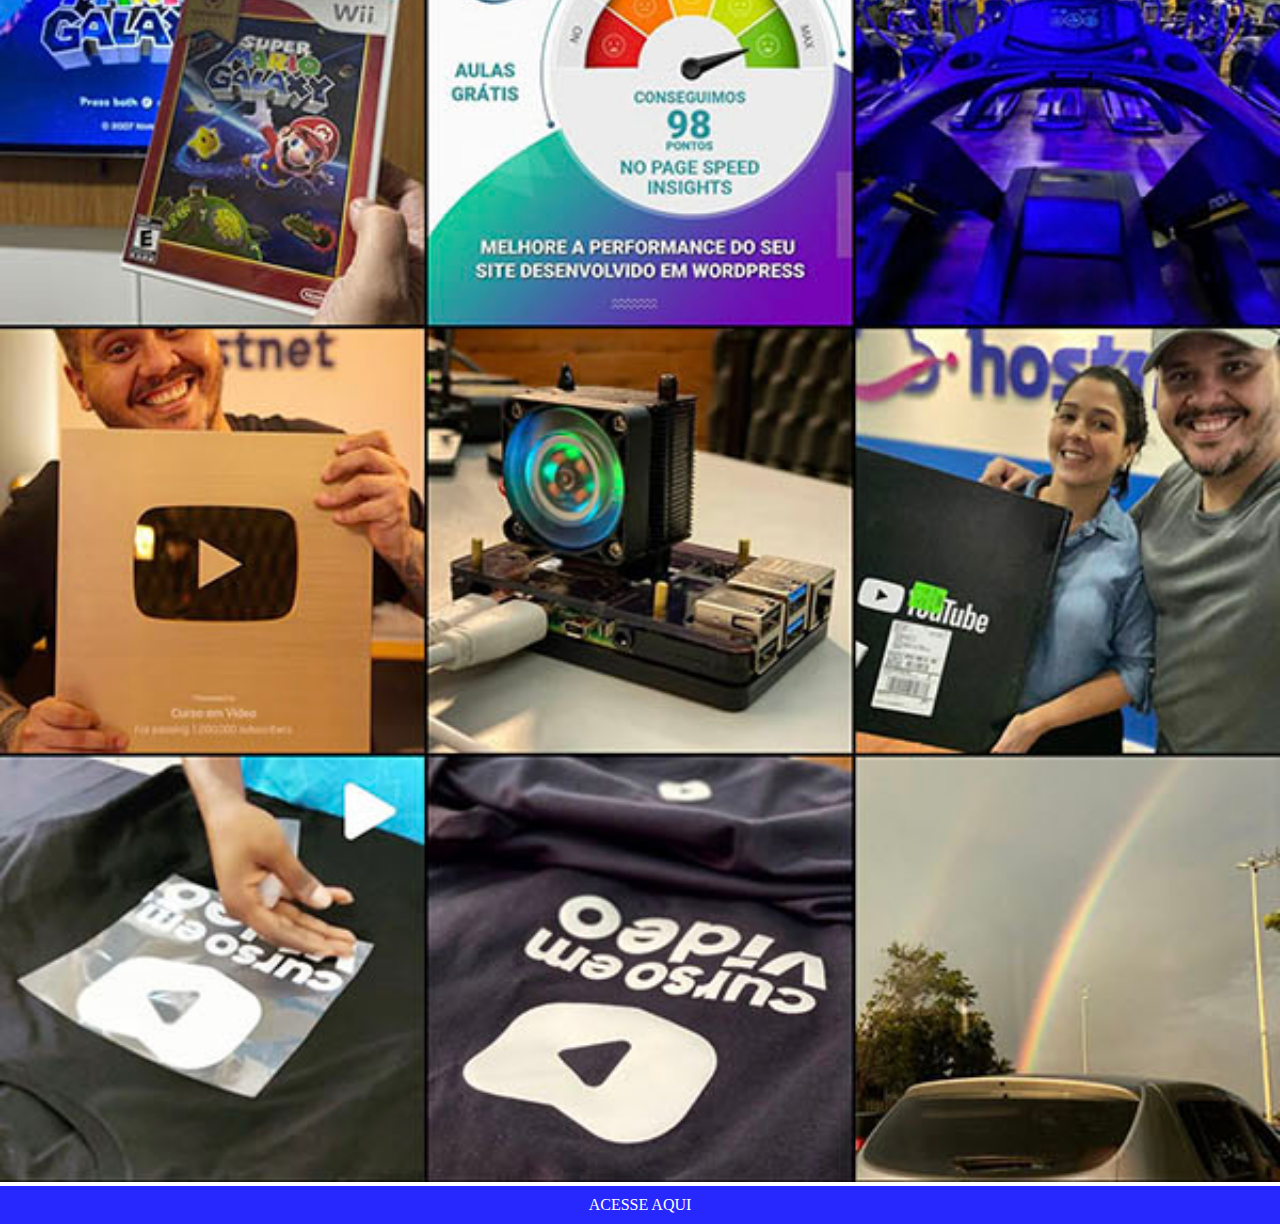
<file: instagram.html>
<!DOCTYPE html>
<html lang="pt-br">
<head>
    <meta charset="UTF-8">
    <meta name="viewport" content="width=device-width, initial-scale=1.0">
    <title>Instagram</title>
    <link rel="stylesheet" href="redesocial.css">
</head>
<body>
    <img src="imagens/tela-instagram.jpg" alt="Instagram">
    <a href="https://www.instagram.com/gustavoguanabara/?hl=pt" target="_blank">ACESSE AQUI</a>
</body>
</html>
</file>
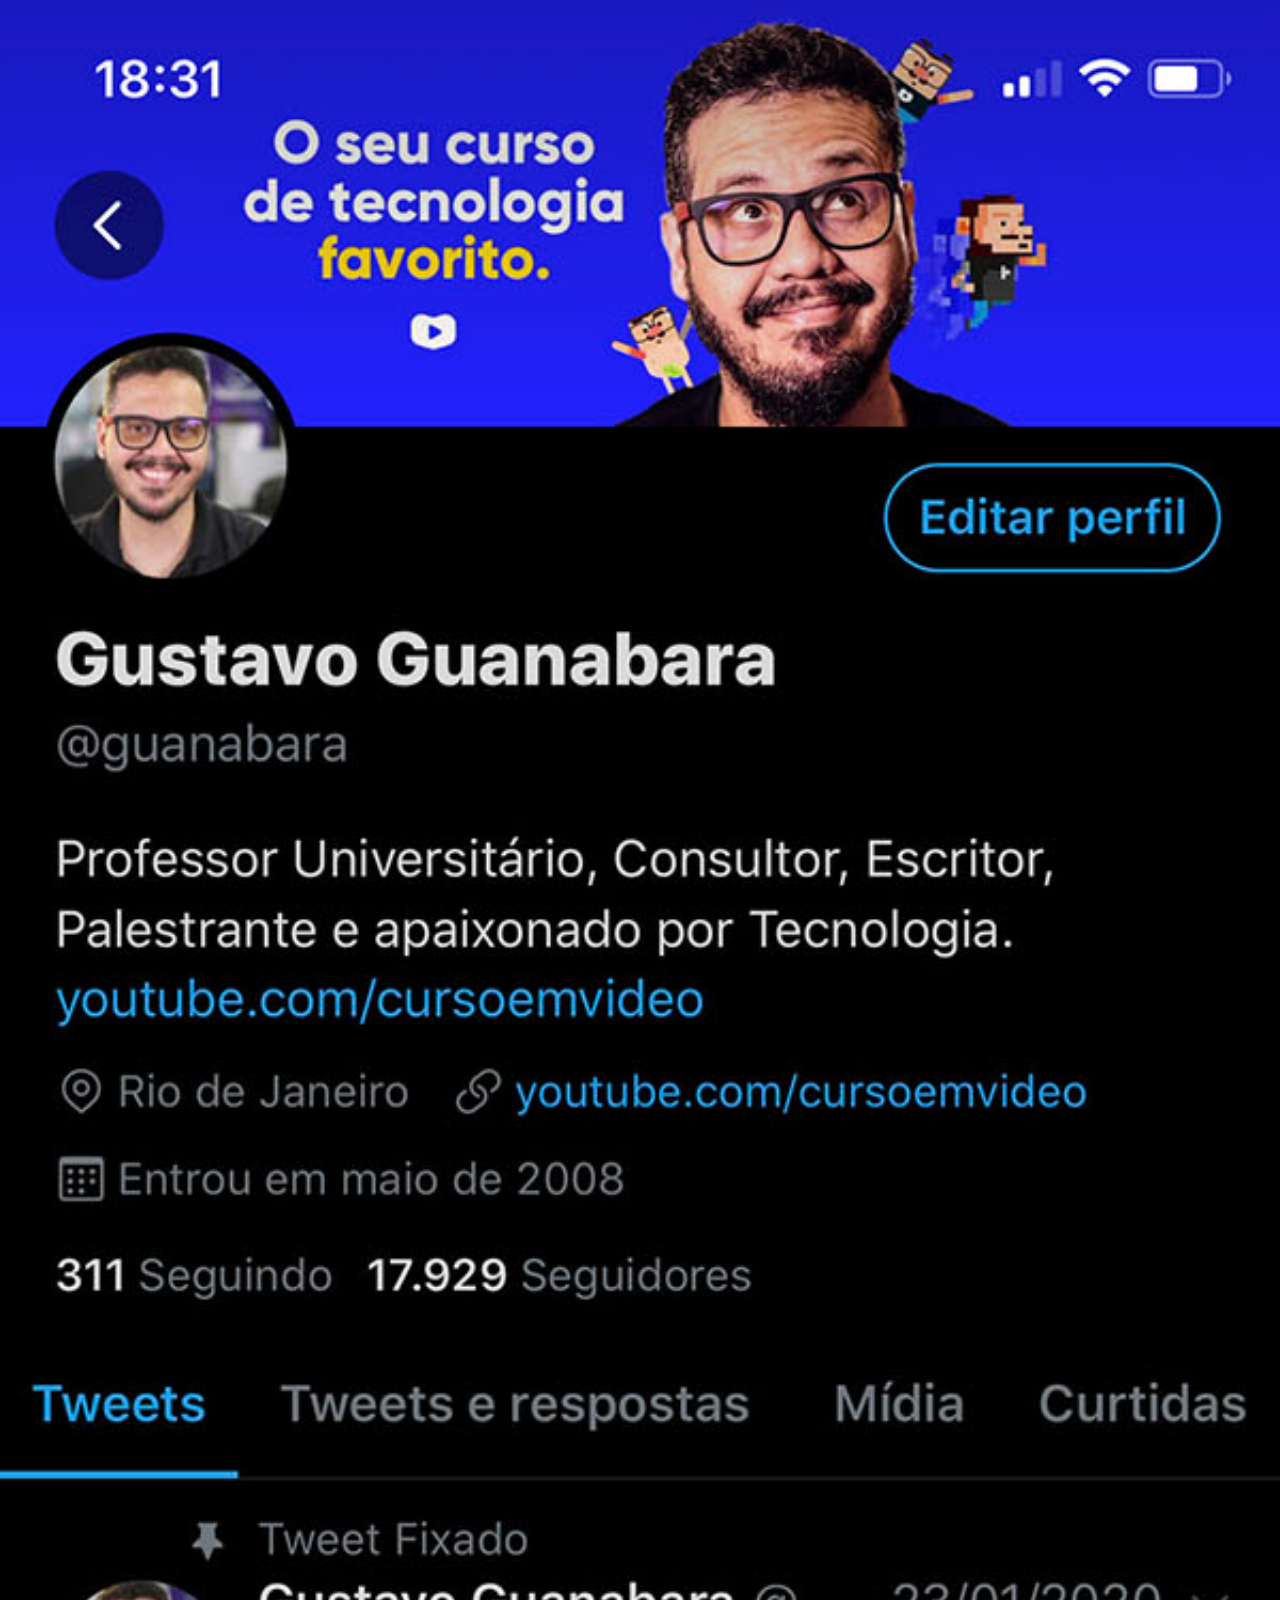
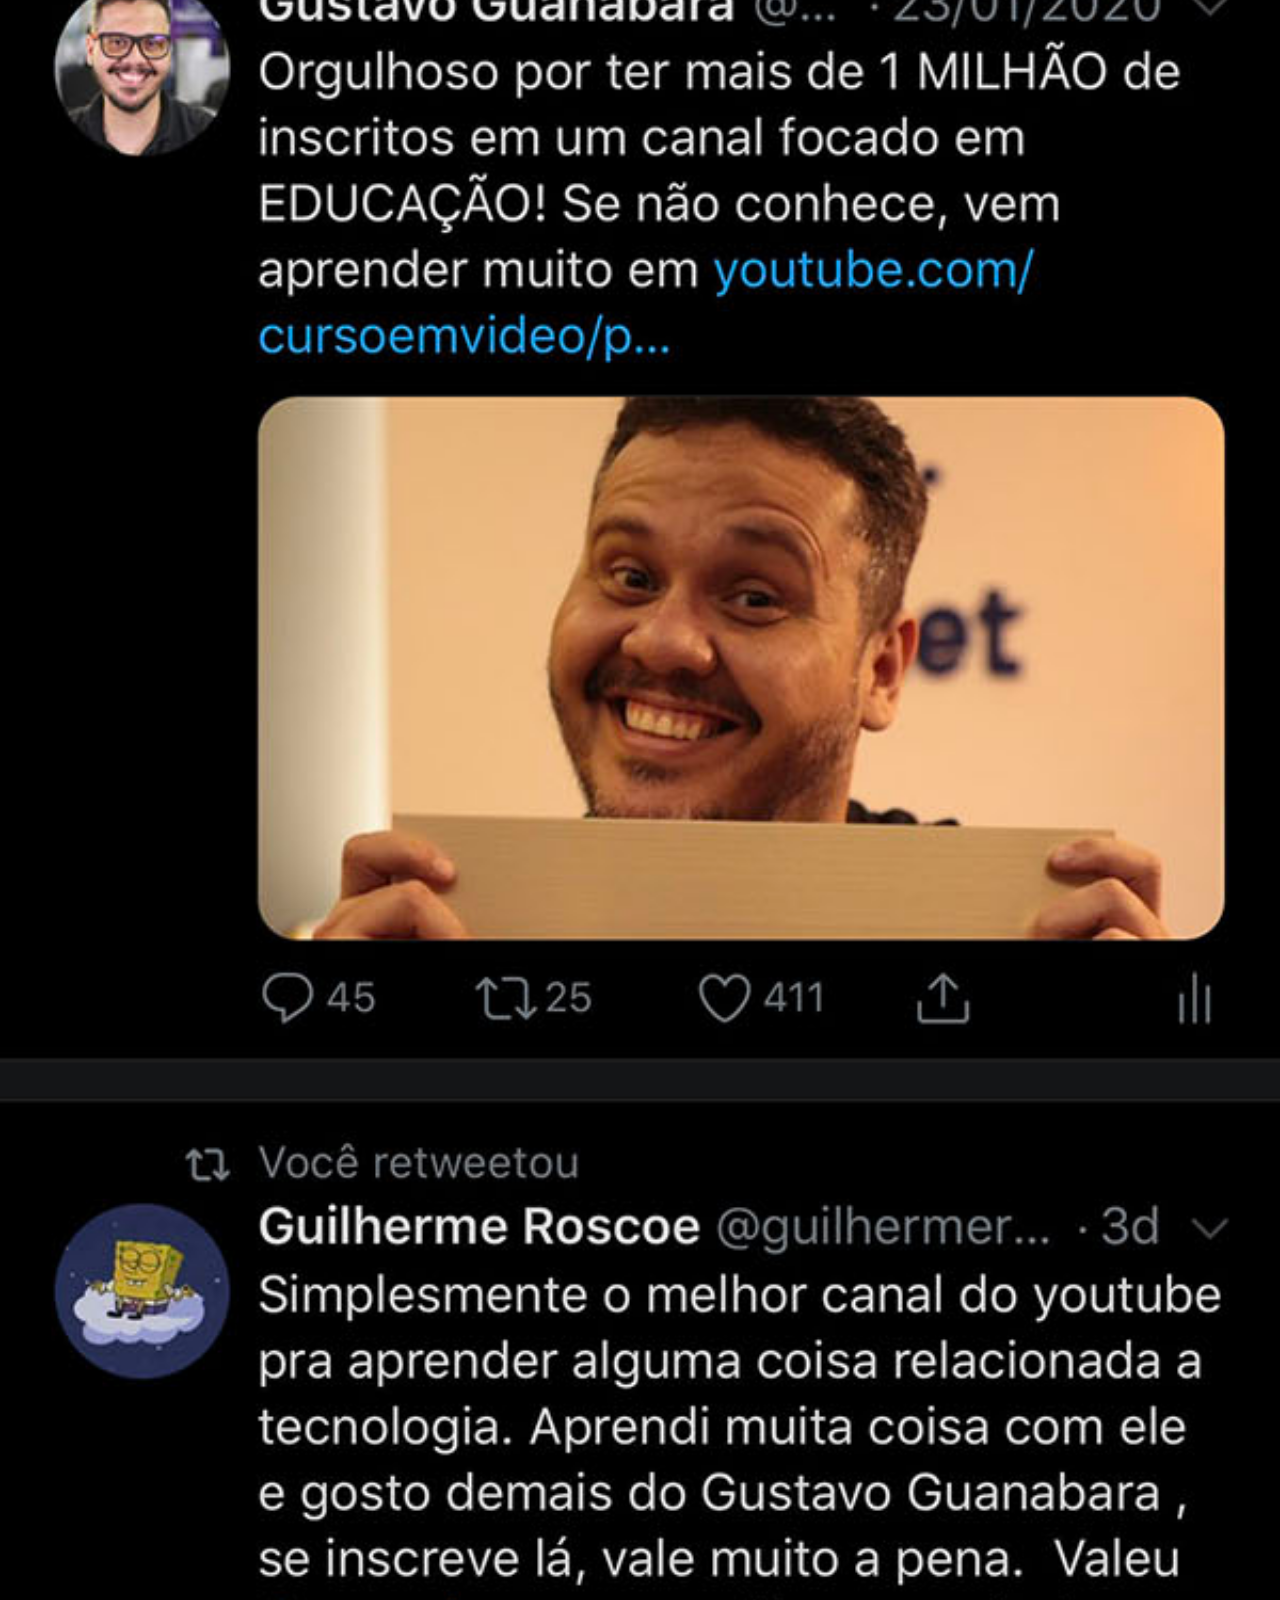
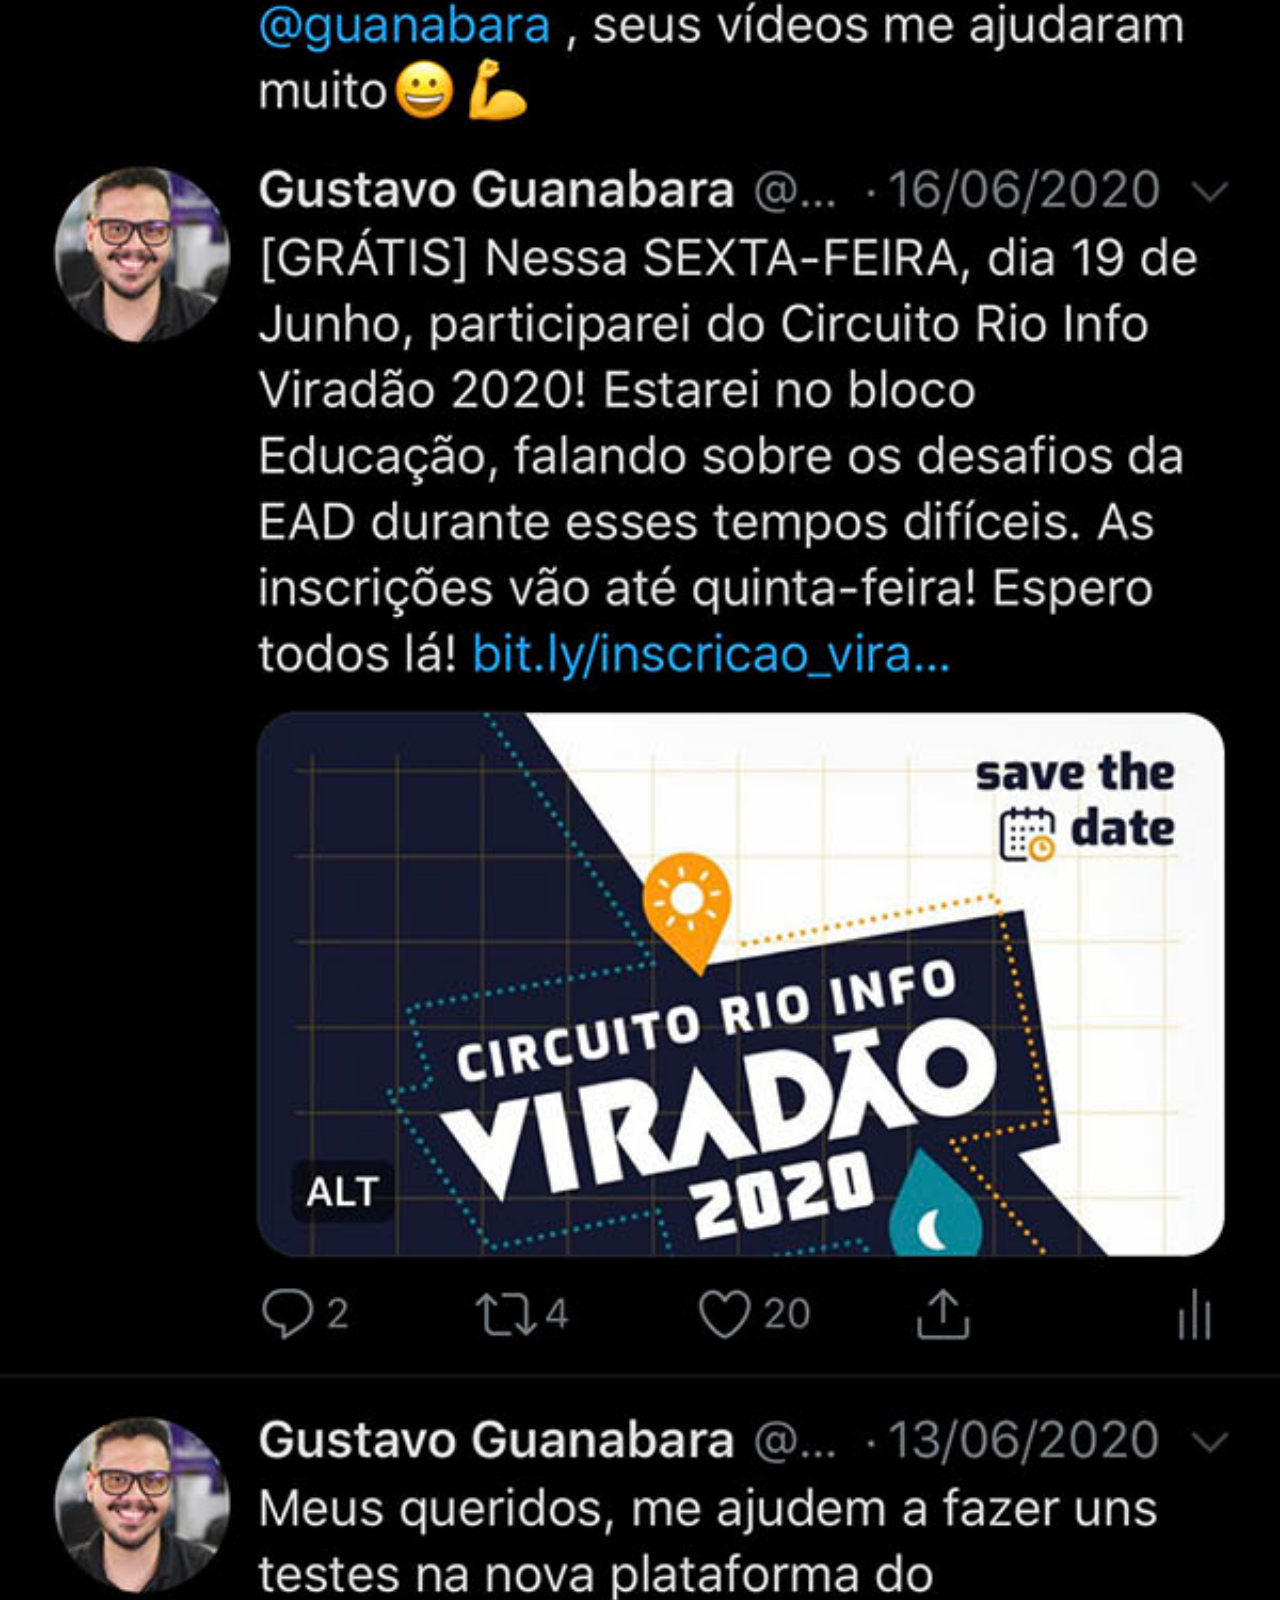
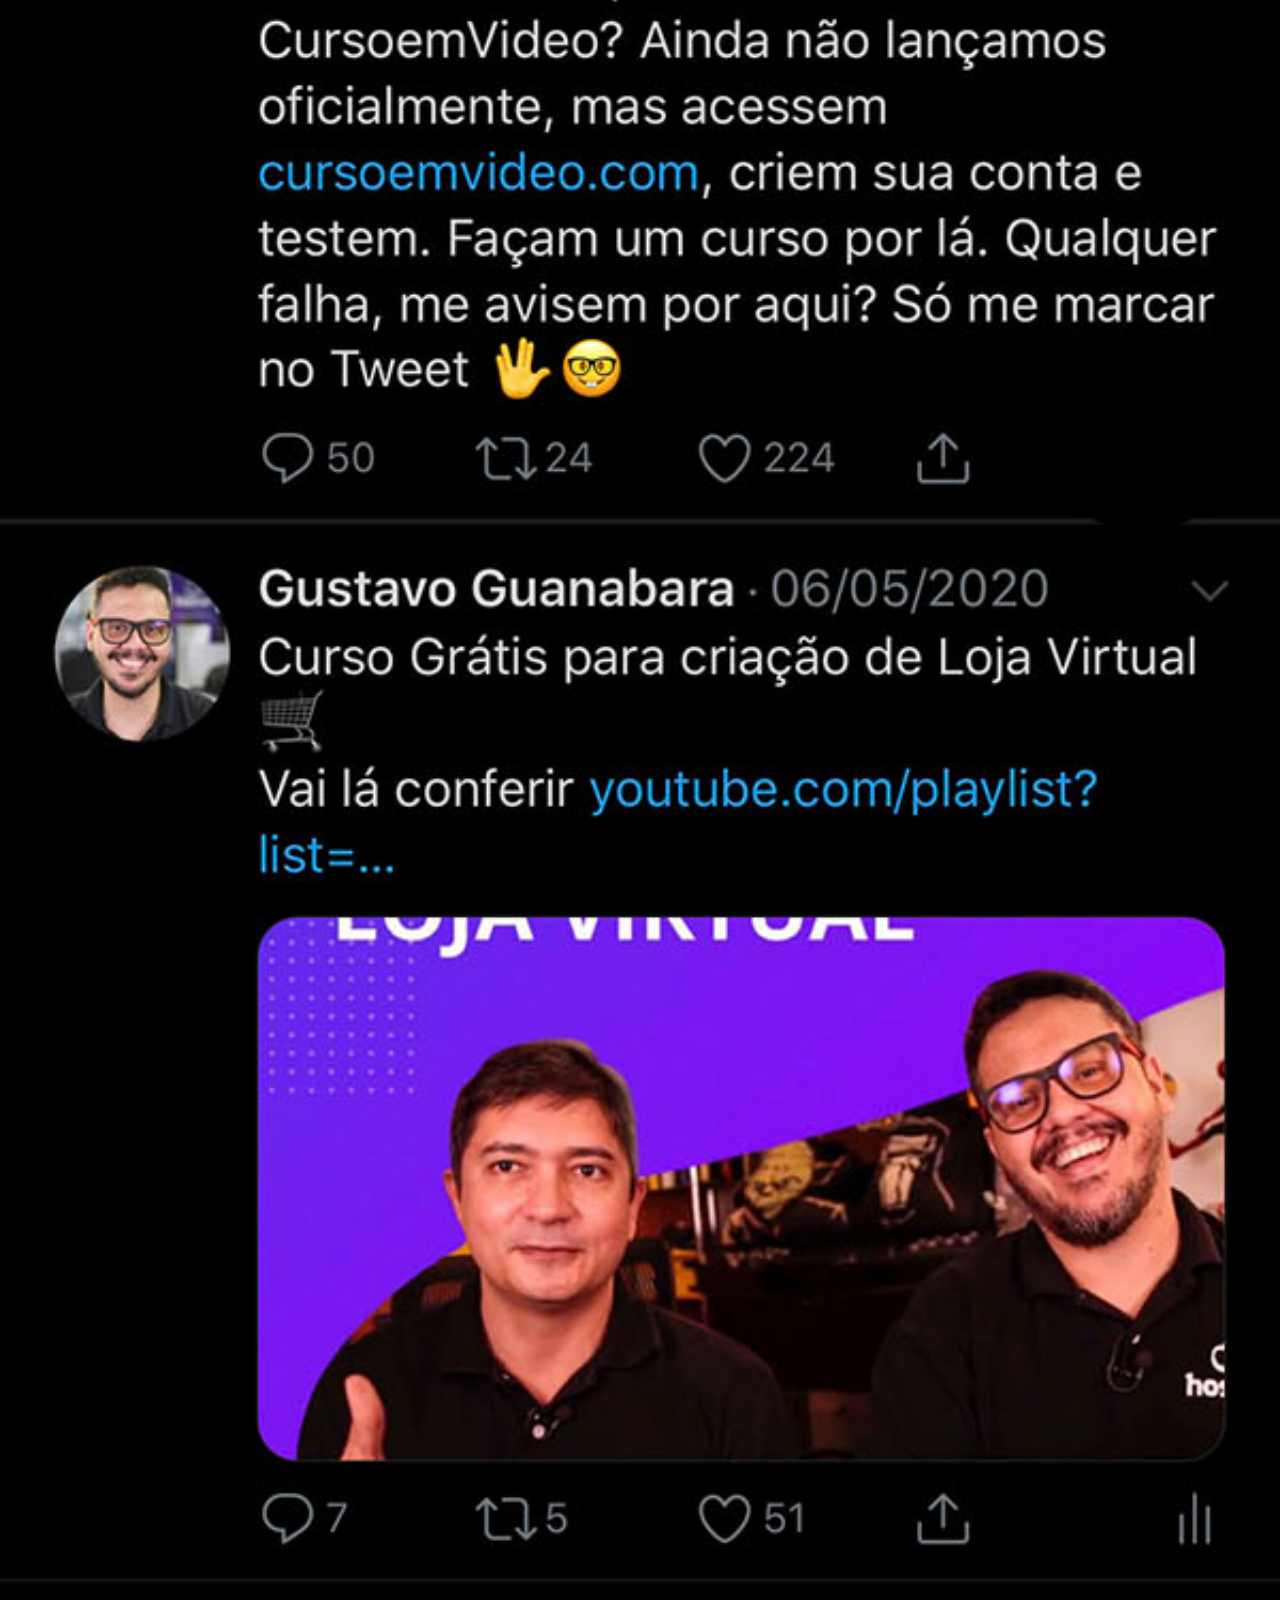
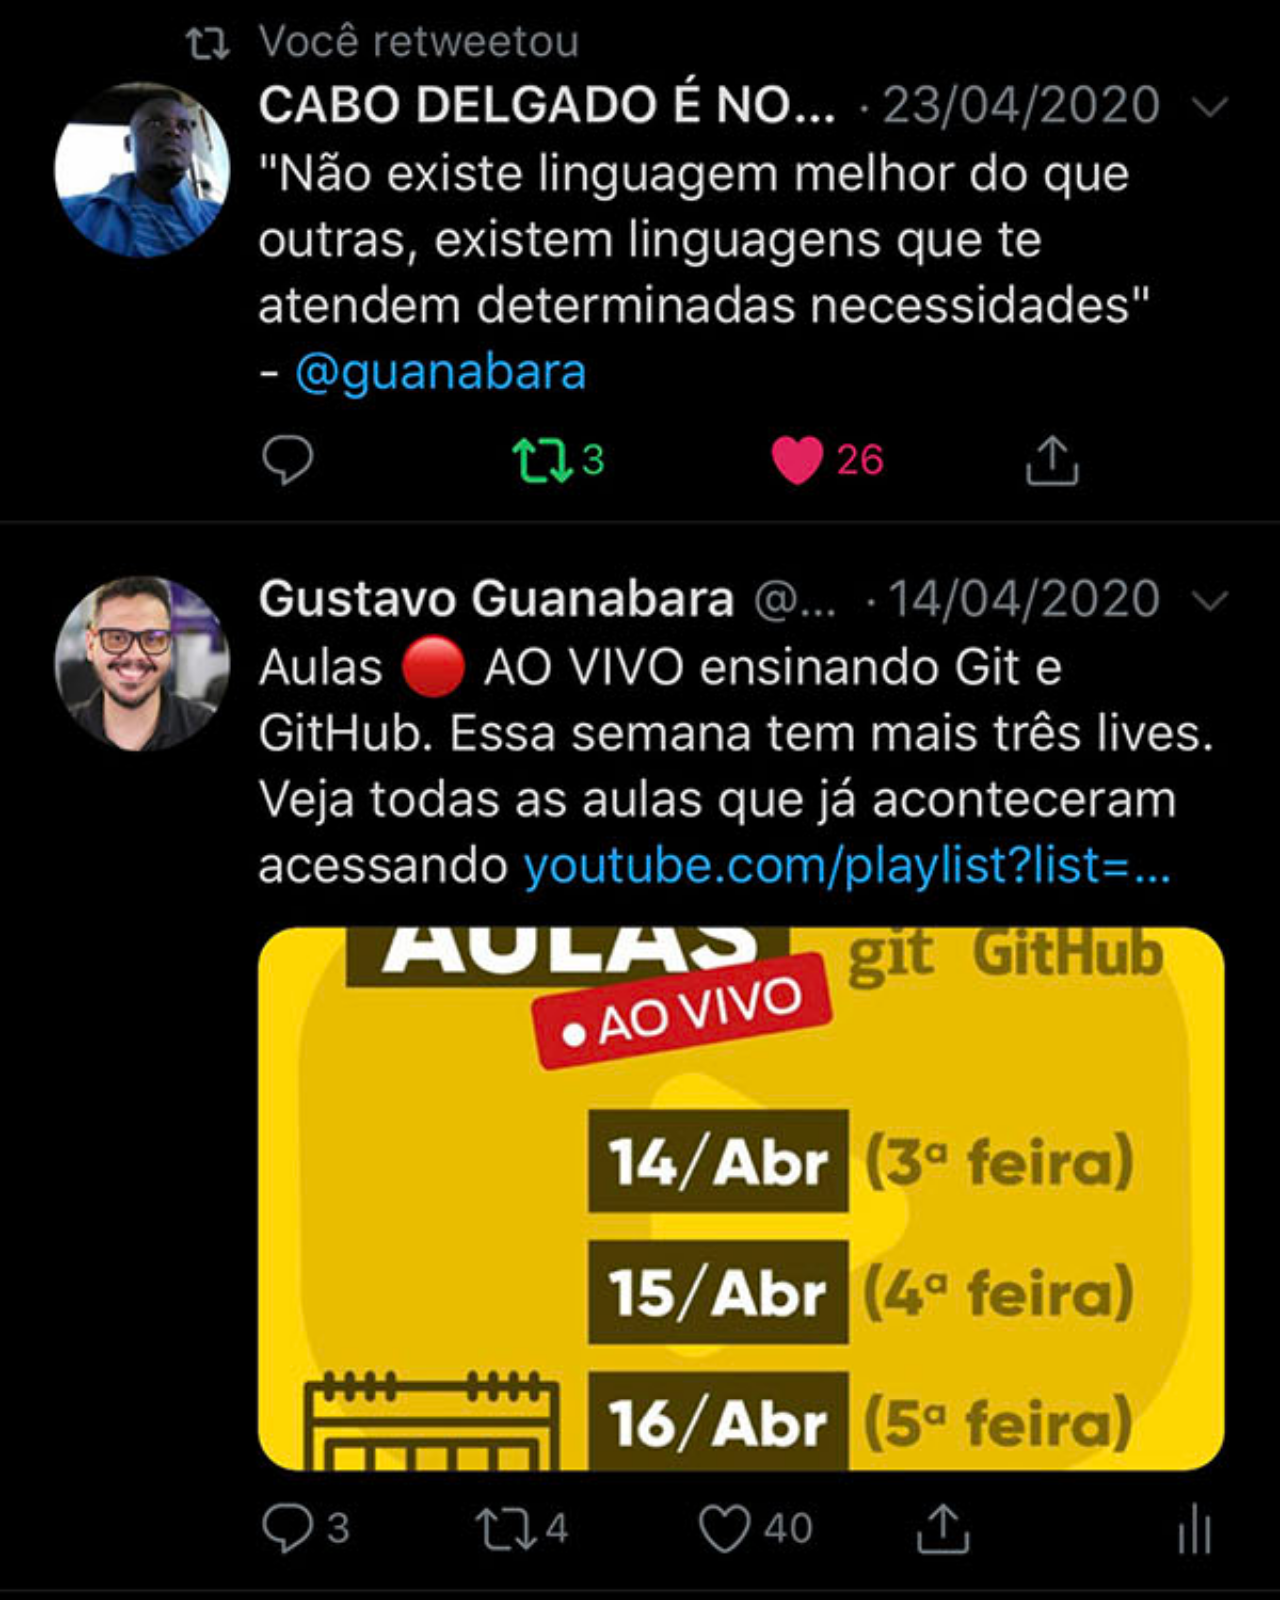
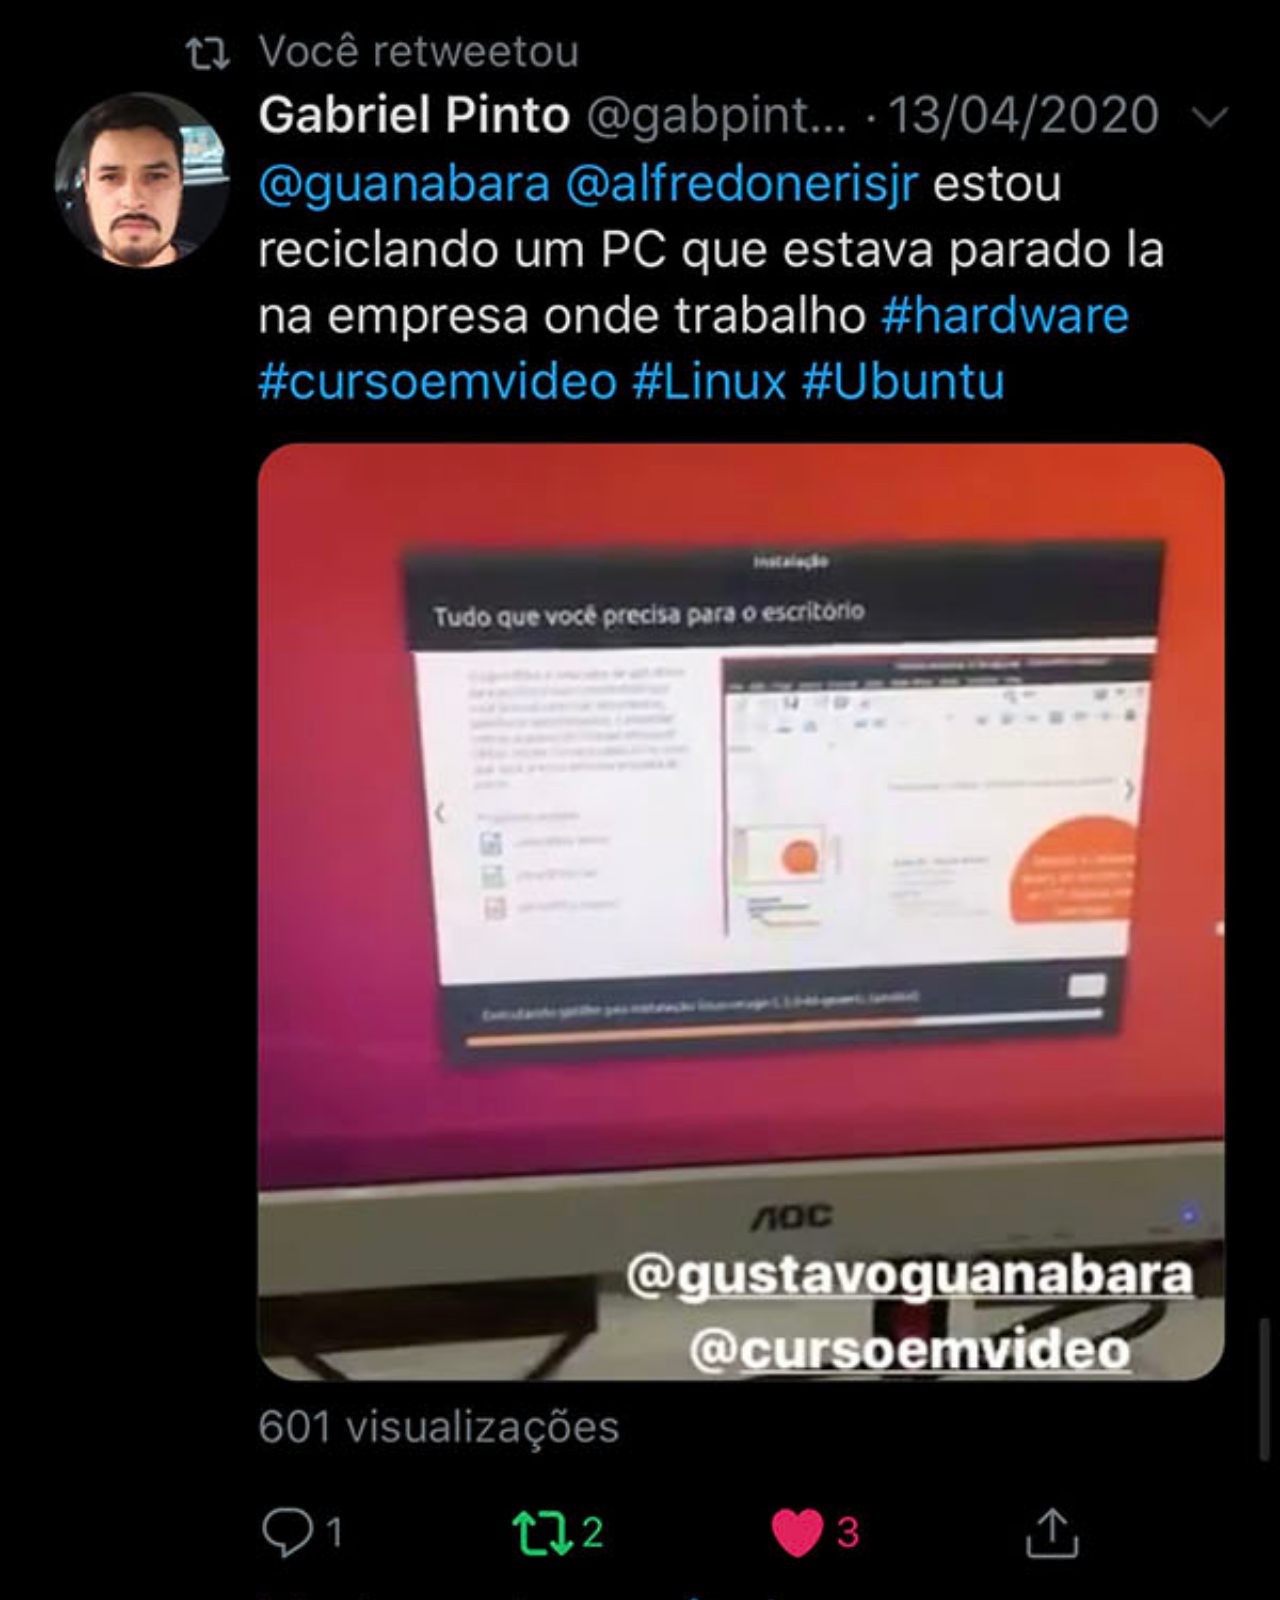
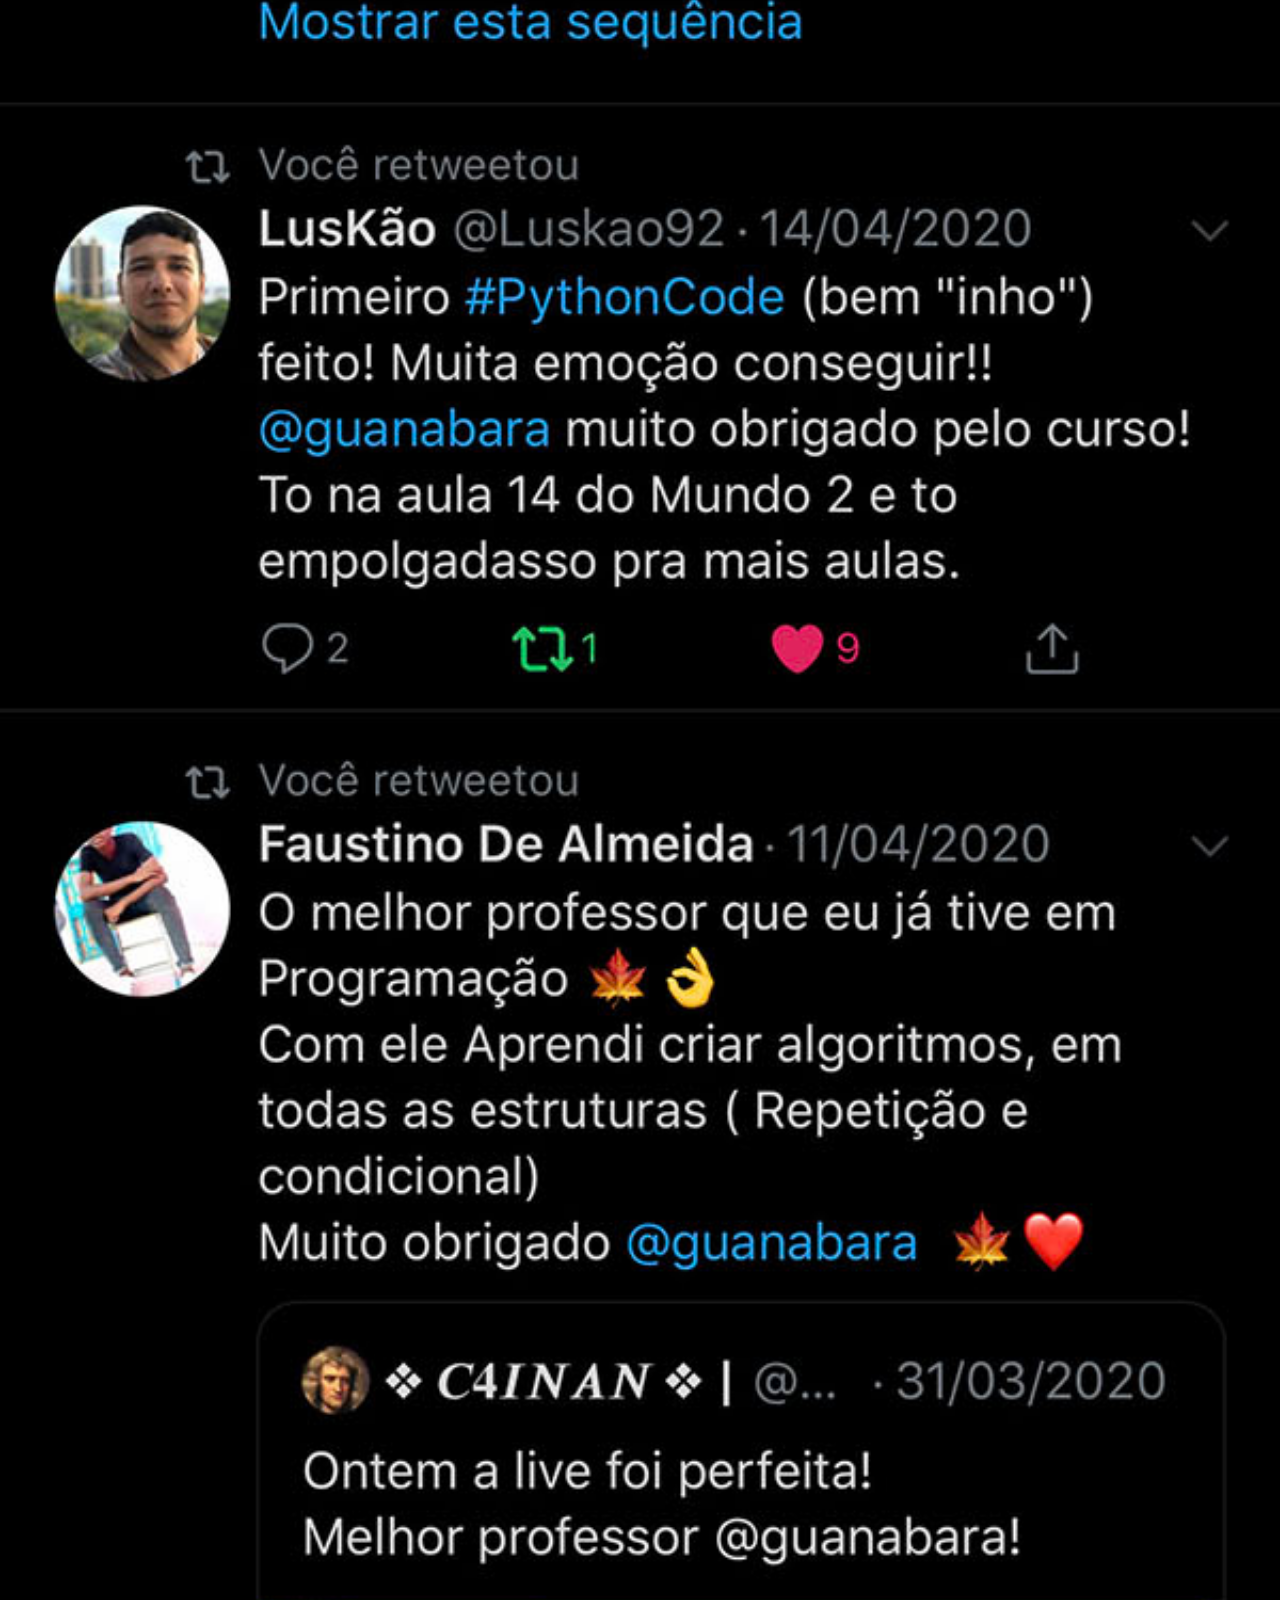
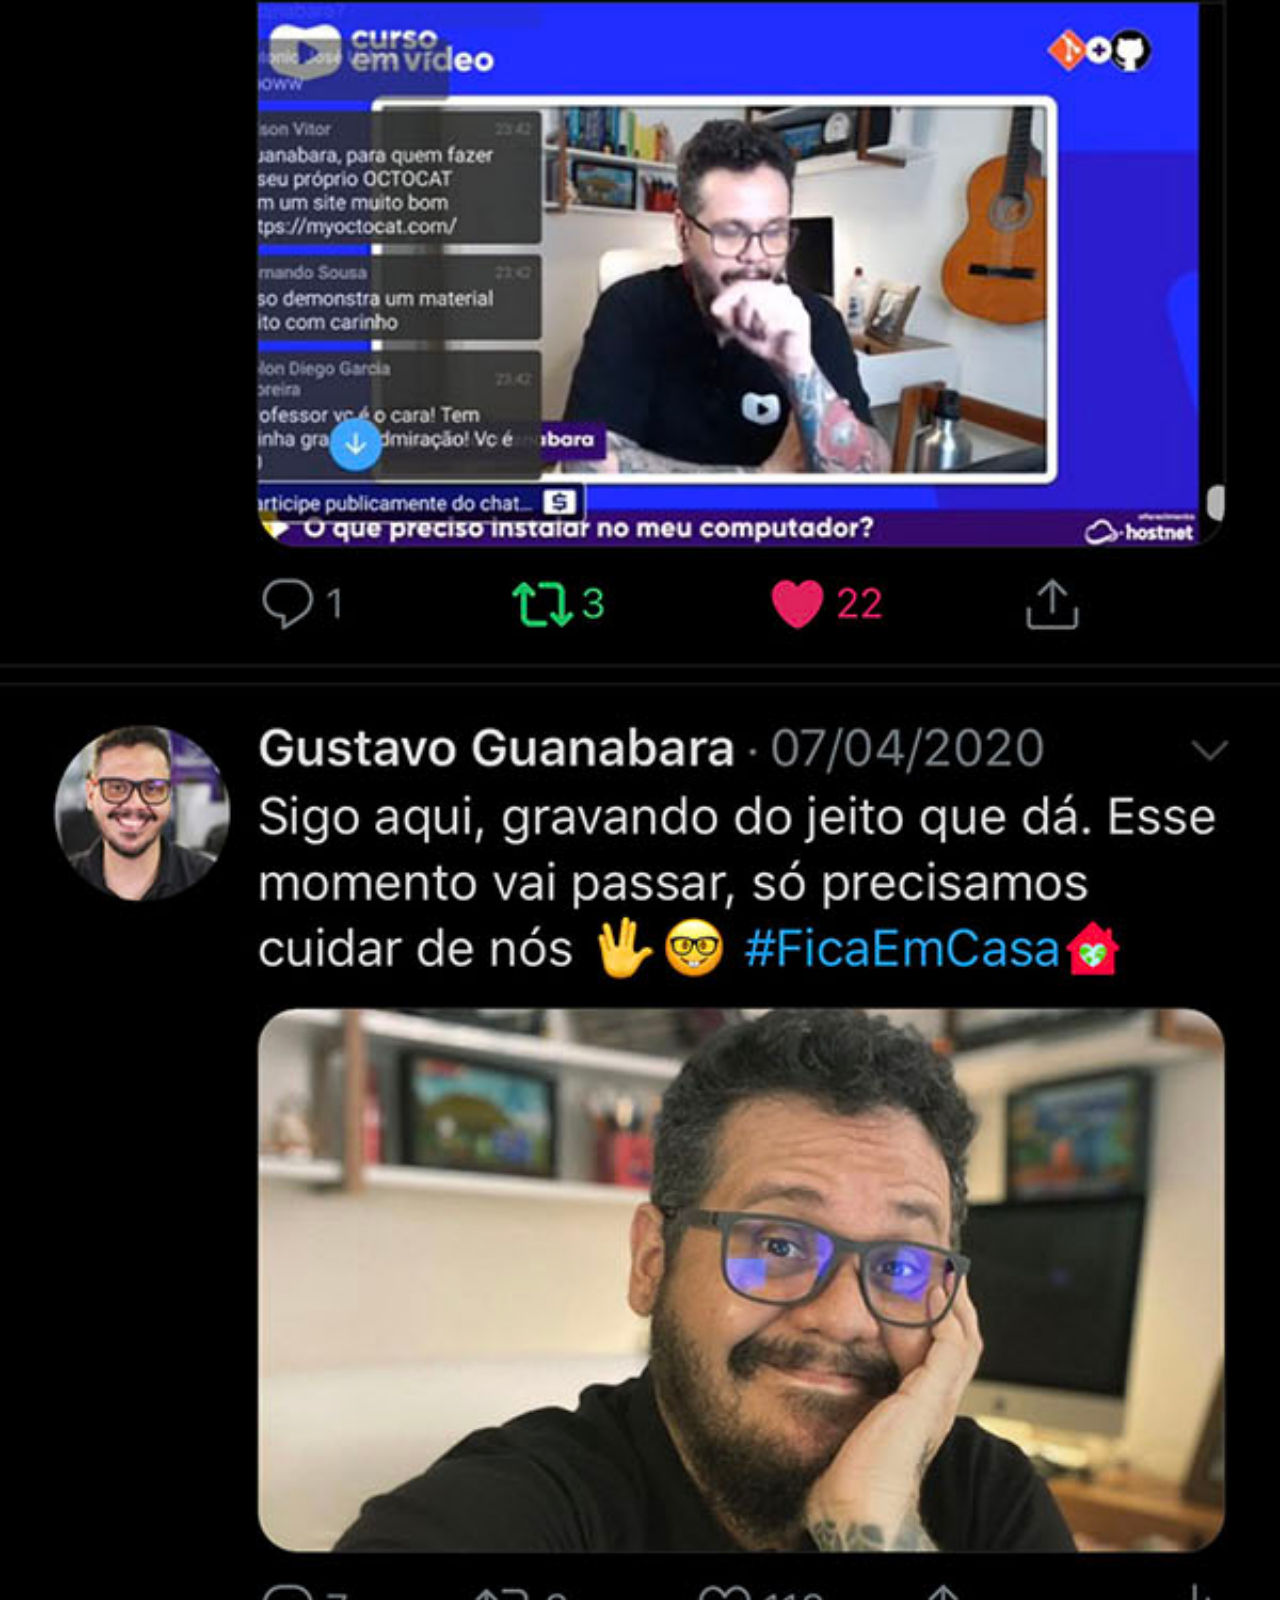
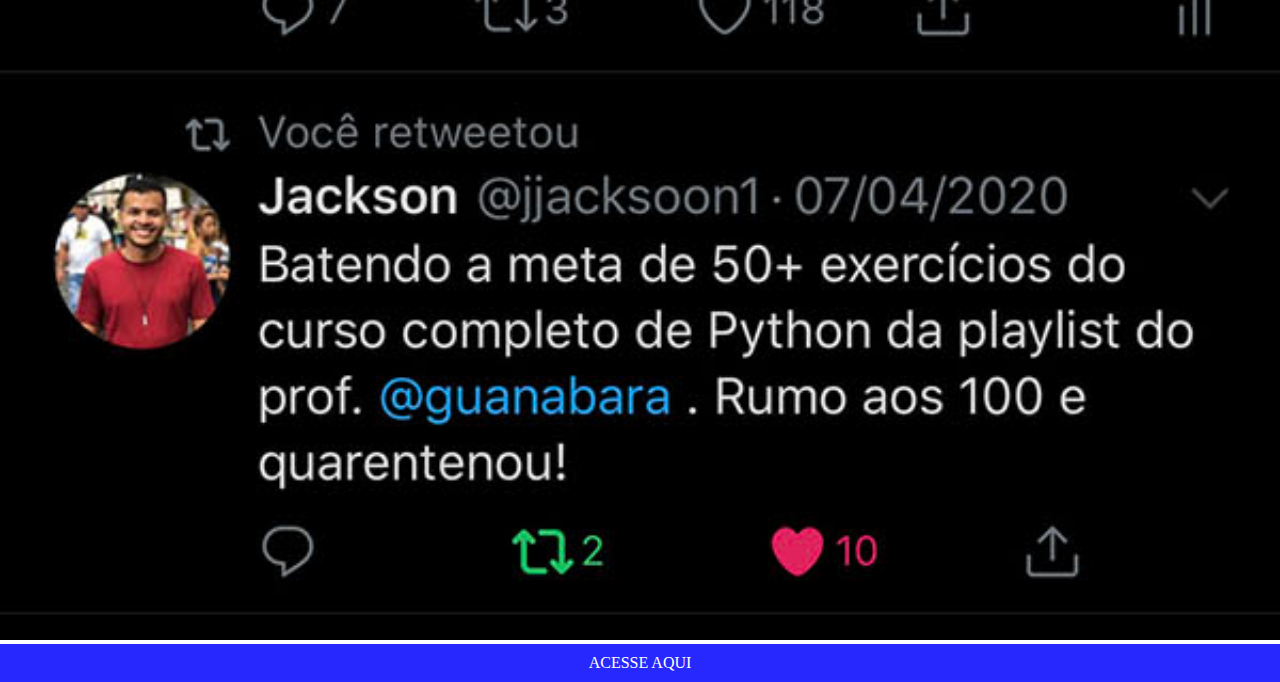
<file: twitter.html>
<!DOCTYPE html>
<html lang="pt-br">
<head>
    <meta charset="UTF-8">
    <meta name="viewport" content="width=device-width, initial-scale=1.0">
    <title>Twitter</title>
    <link rel="stylesheet" href="redesocial.css">
</head>
<body>
    <img src="imagens/tela-twitter.jpg" alt="Twitter">
    <a href="https://twitter.com/guanabara" target="_blank">ACESSE AQUI</a>
</body>
</html>
</file>
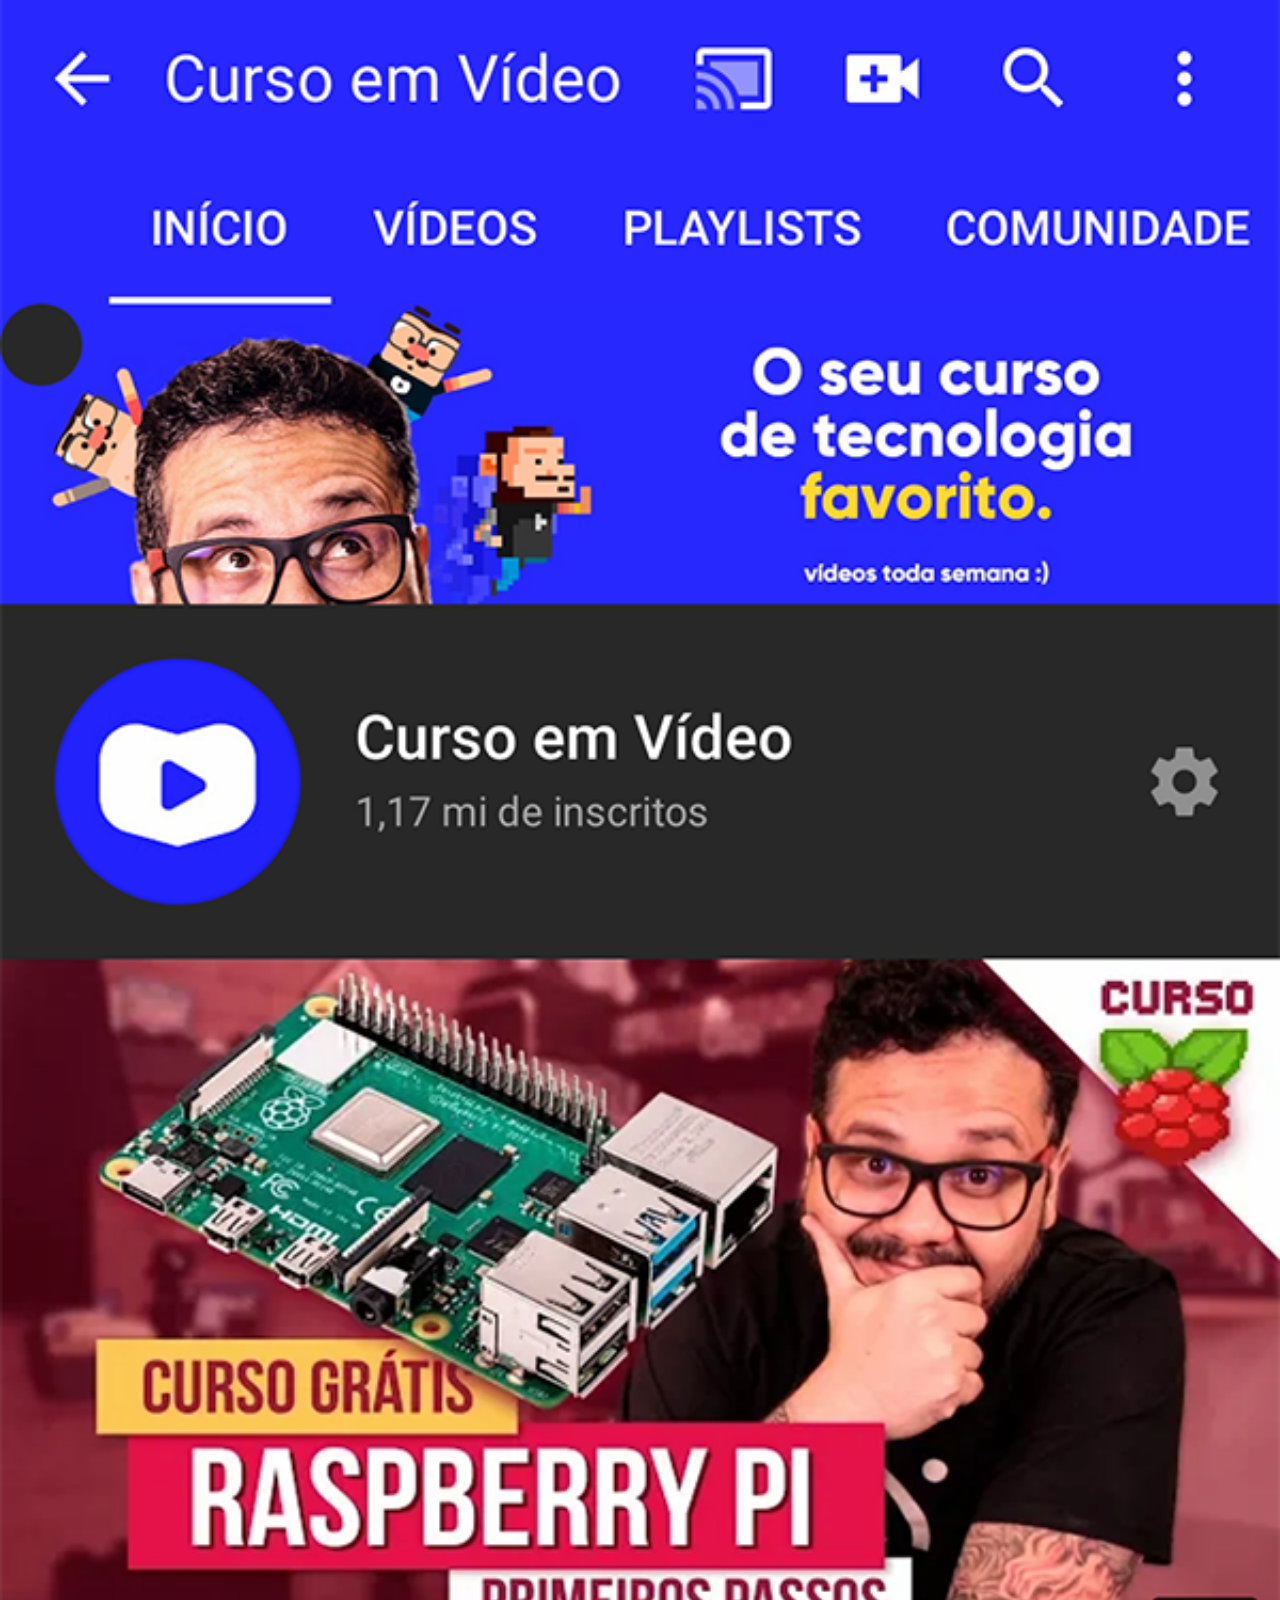
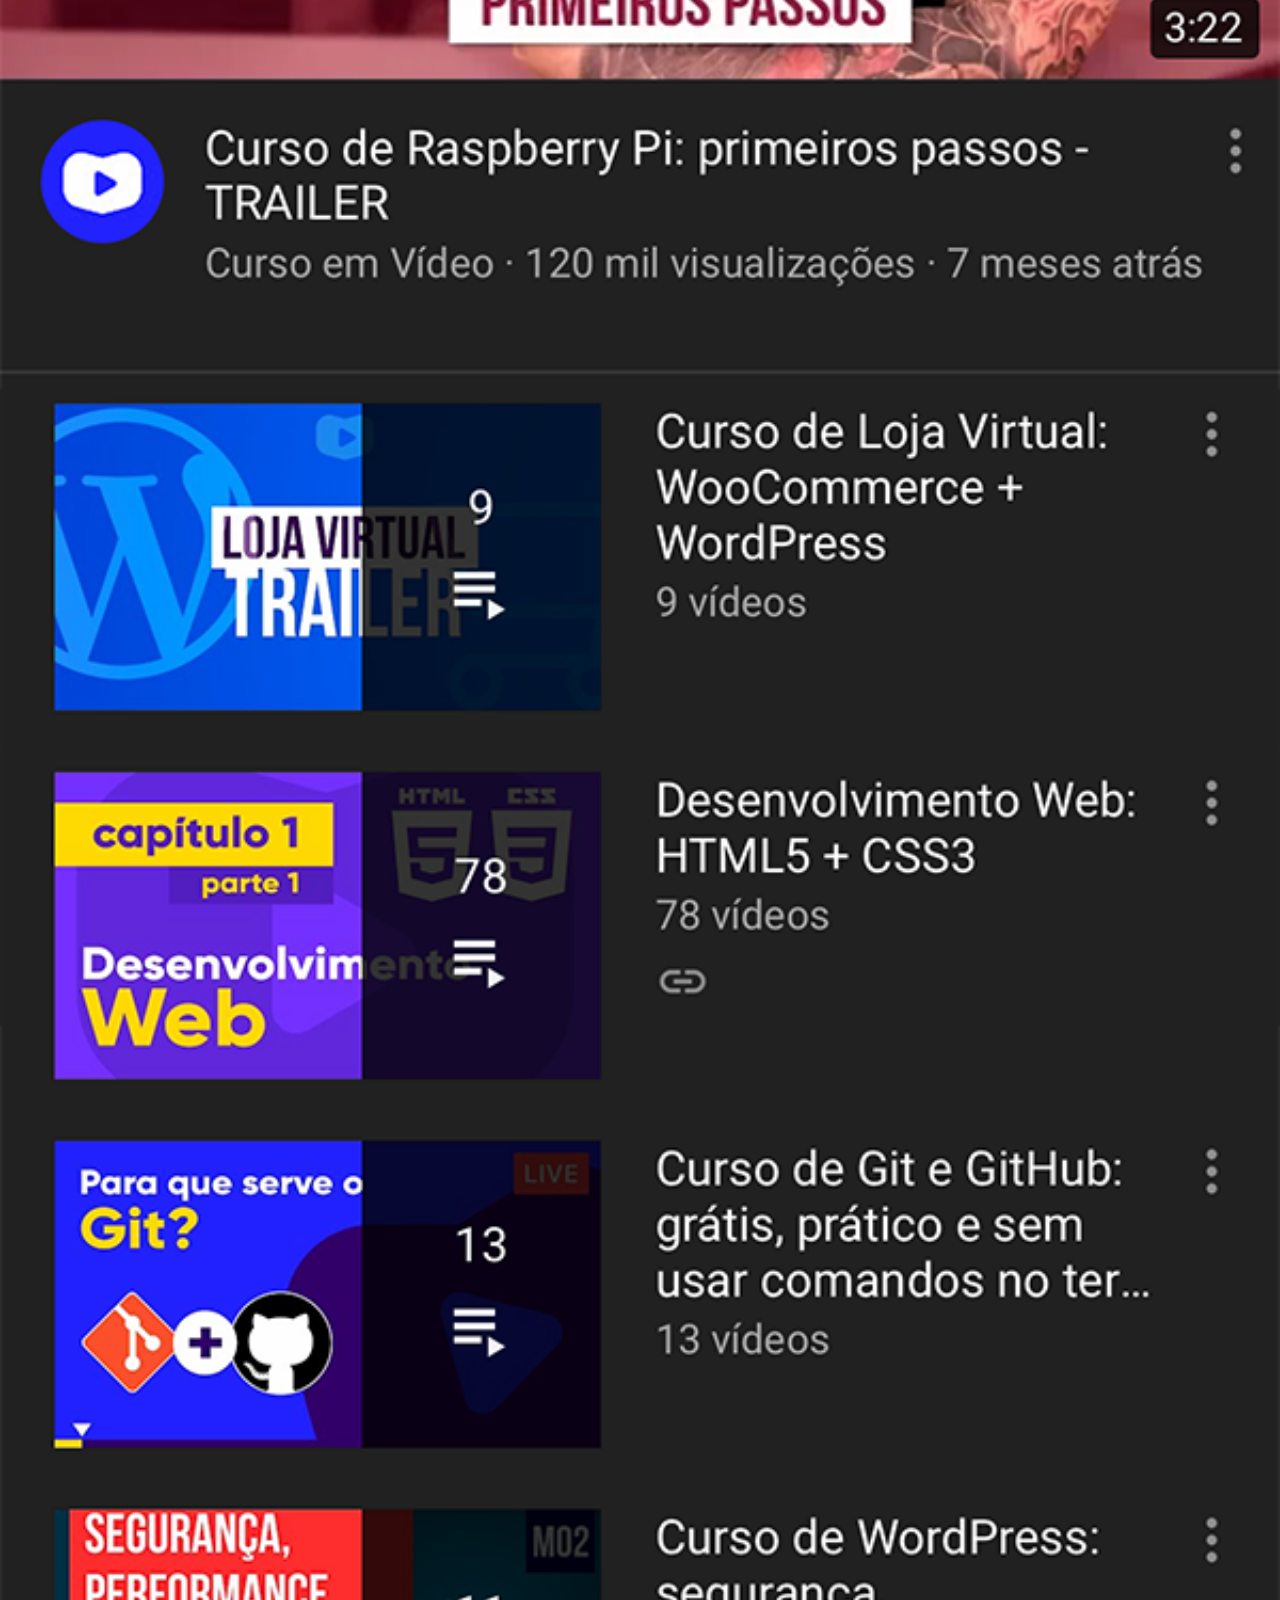
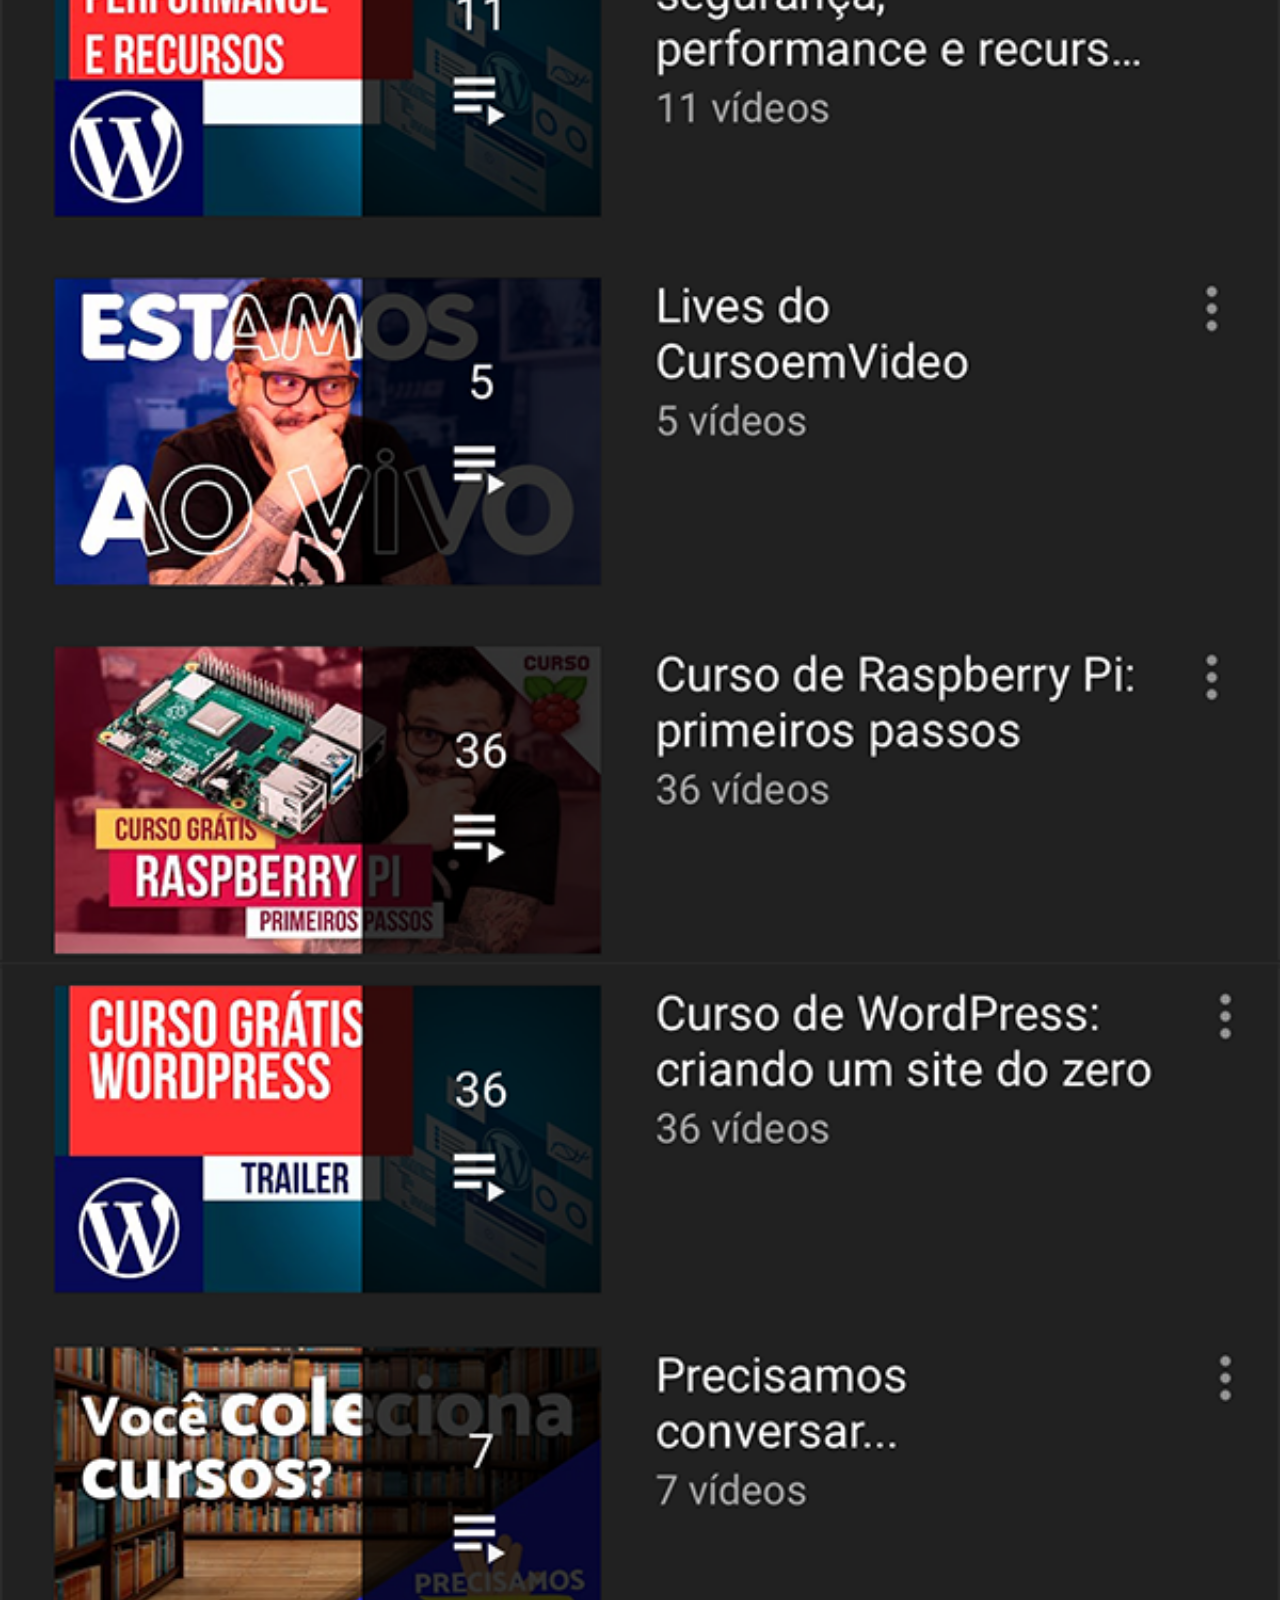
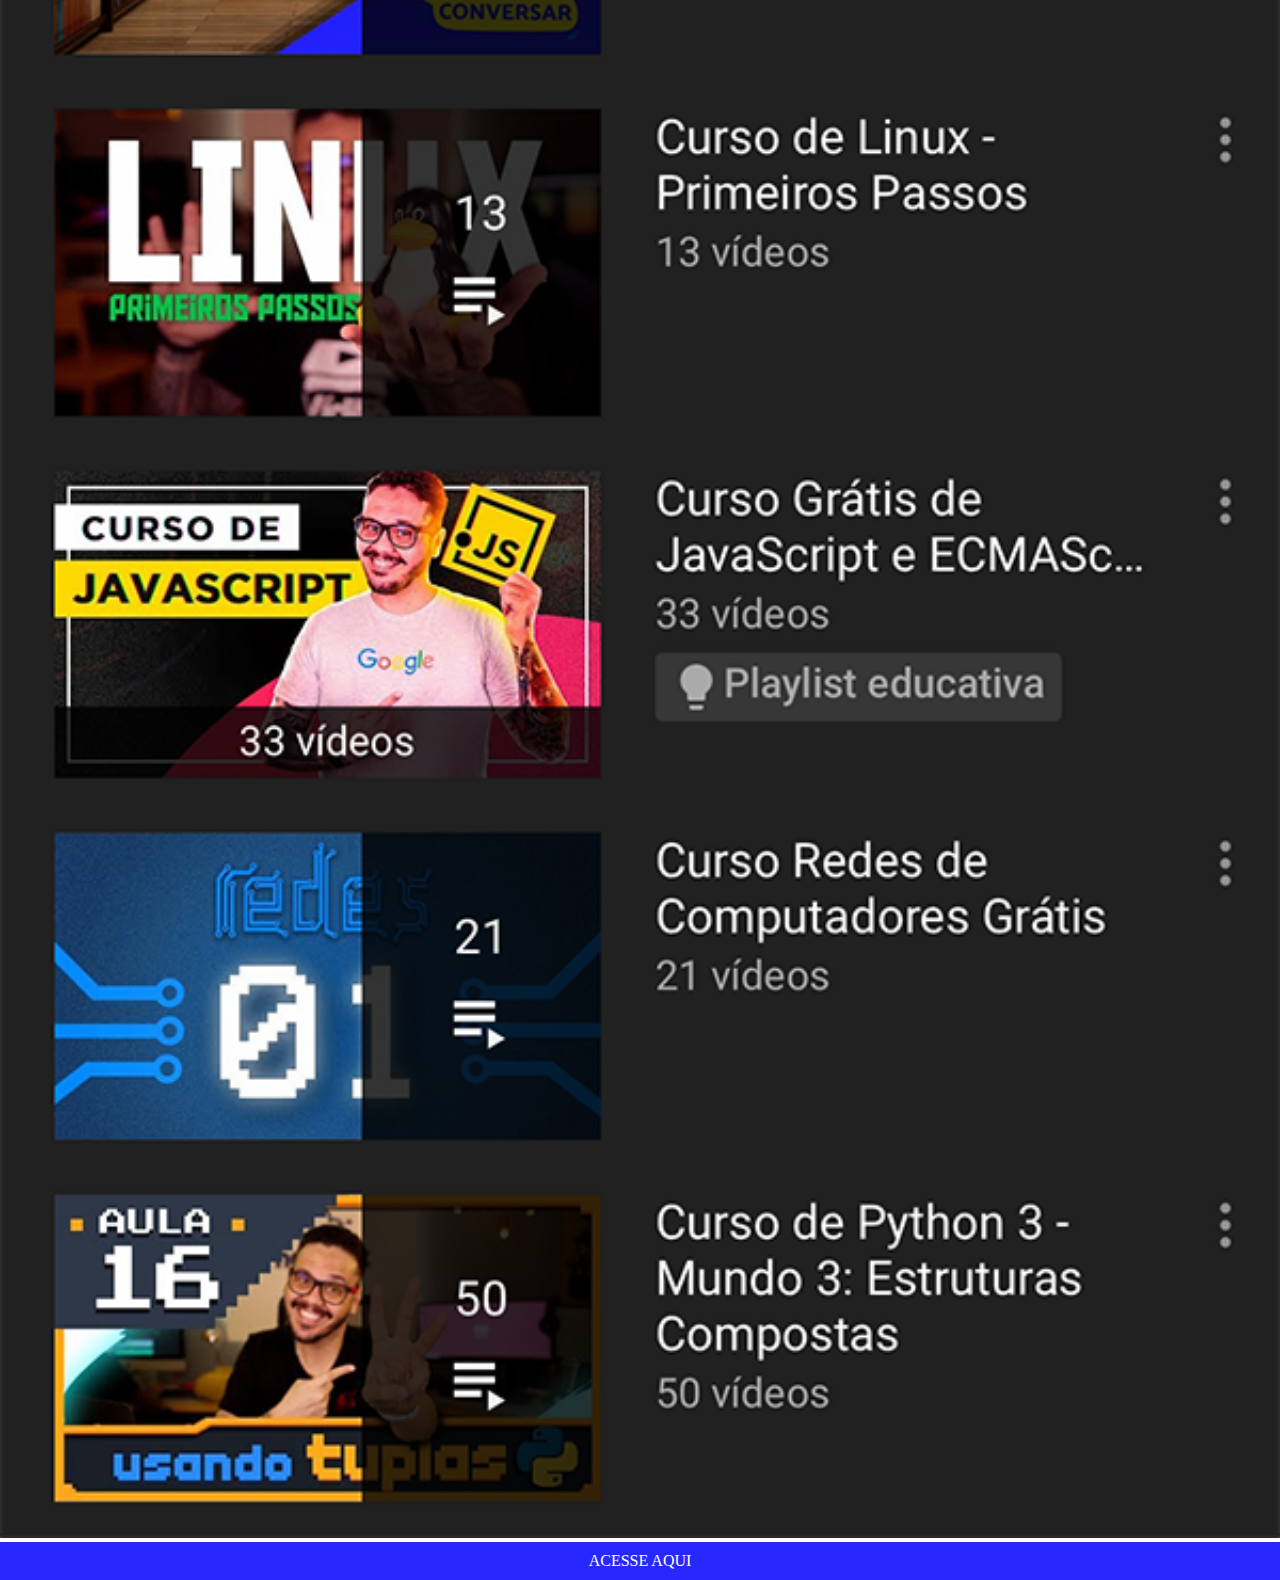
<file: youtube.html>
<!DOCTYPE html>
<html lang="pt-br">
<head>
    <meta charset="UTF-8">
    <meta name="viewport" content="width=device-width, initial-scale=1.0">
    <title>YouTube</title>
    <link rel="stylesheet" href="redesocial.css">
</head>
<body>
    <img src="imagens/tela-youtube.png" alt="YouTube">
    <a href="https://www.youtube.com/@CursoemVideo/playlists" target="_blank">ACESSE AQUI</a>
</body>
</html>
</file>
<file: style.css>
@charset "UTF-8";

* {
    margin: 0px;
    padding: 0px;
}

html, body {
    height: 100vh;
    width: 100vw;
    background-color: black;
}

body {
    background-image: url('imagens/fundo-madeira.jpg');
    background-size: cover;
    background-attachment: fixed;
}

main {
    height: 100vh;
    position: relative;
}

section#celular {
    background-image: url('imagens/frame-iphone.png');
    background-repeat: no-repeat;
    height: 627px;
    width: 310px;
    position: absolute;
    top: 50%;
    left: 50%;
    transform: translate(-50%, -50%);
}

iframe#tela {
    position: relative;
    top: 80px;
    left: 23px;
    height: 472px;
    width: 265px;
}

section#icones {
    text-align: right;
}
section#icones img {
    width: 100px;
    margin: 5px;
    border-radius: 100%;
    box-shadow: 3px 3px 7px rgba(0, 0, 0, 0.600);
    box-sizing: border-box;
}

section#icones img:hover{
    border: 3px solid rgba(255, 255, 255, 0.500);
    transform: translate(-5px ,-5px);
    box-shadow: 6px 6px 14px rgba(0, 0, 0, 0.600);
    transition: transform 0.7s, border 0.5s;
}
</file>
<file: redesocial.css>
@charset "UTF-8";

* {
    margin: 0px;
    padding: 0px;
    font-family: fantasy;
}

::-webkit-scrollbar {
    width: 0px;
    height: 0px;
}

img {
    width: 100vw;
}

a {
    display: block;
    background-color: #2628fe;
    color: white;
    padding: 10px;
    text-align: center;
    text-decoration: none;
}

a:hover {
    background-color: navy;
}
</file>
